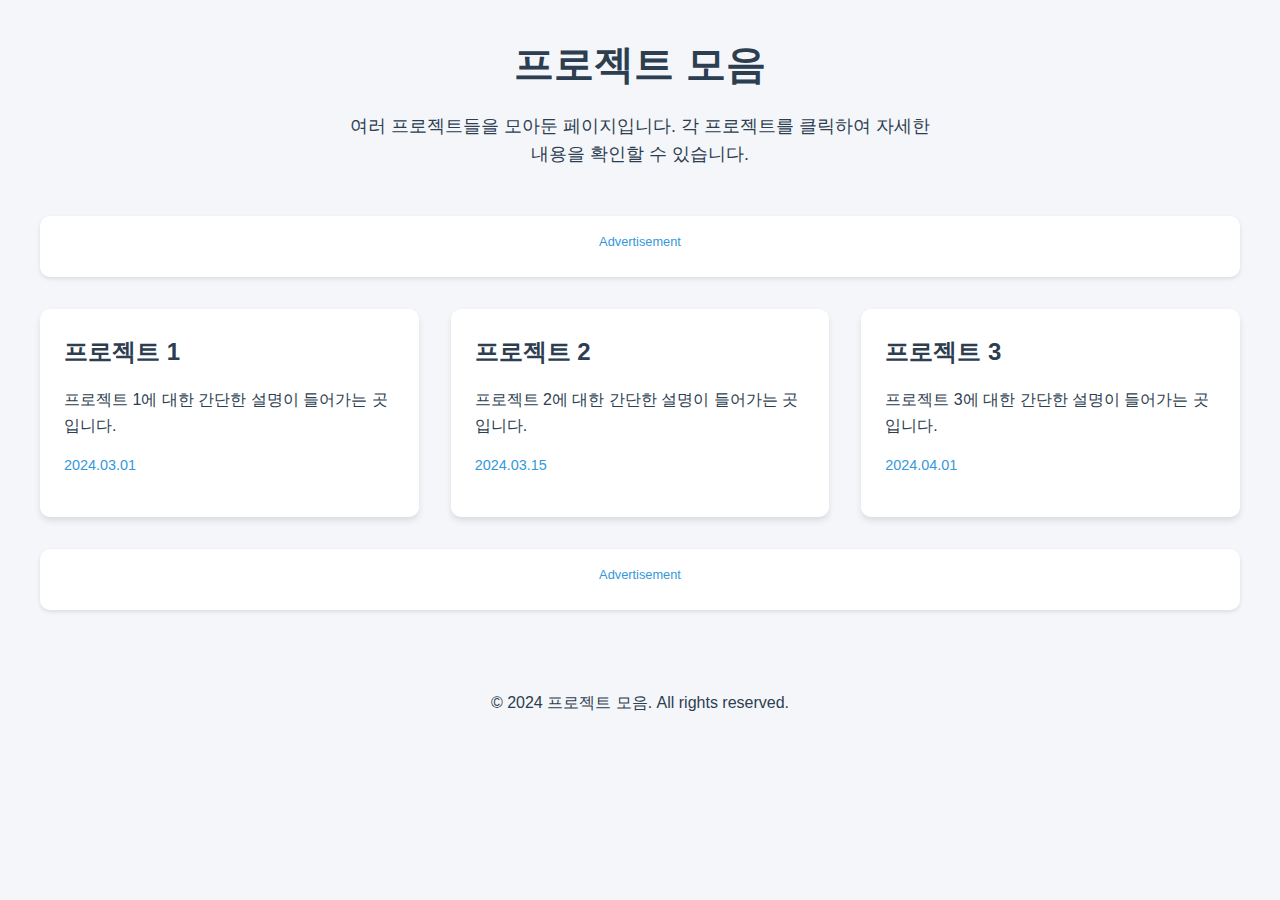
<file: index.html>
<!DOCTYPE html>
<html lang="ko">
<head>
    <!-- Google tag (gtag.js) -->
    <script async src="https://www.googletagmanager.com/gtag/js?id=G-SVSCECNZHT"></script>
    <script>
      window.dataLayer = window.dataLayer || [];
      function gtag(){dataLayer.push(arguments);}
      gtag('js', new Date());

      gtag('config', 'G-SVSCECNZHT');
    </script>
    <meta charset="UTF-8">
    <meta name="viewport" content="width=device-width, initial-scale=1.0">
    <title>프로젝트 모음</title>
    <style>
        :root {
            --primary-color: #2c3e50;
            --secondary-color: #3498db;
            --background-color: #f5f6fa;
            --text-color: #2c3e50;
            --card-background: #ffffff;
        }

        * {
            margin: 0;
            padding: 0;
            box-sizing: border-box;
        }

        body {
            font-family: 'Segoe UI', Tahoma, Geneva, Verdana, sans-serif;
            line-height: 1.6;
            color: var(--text-color);
            background-color: var(--background-color);
            padding: 2rem;
        }

        .container {
            max-width: 1200px;
            margin: 0 auto;
        }

        header {
            text-align: center;
            margin-bottom: 3rem;
        }

        h1 {
            color: var(--primary-color);
            font-size: 2.5rem;
            margin-bottom: 1rem;
        }

        .description {
            color: var(--text-color);
            font-size: 1.1rem;
            max-width: 600px;
            margin: 0 auto;
        }

        .ad-container {
            background-color: var(--card-background);
            padding: 1rem;
            border-radius: 10px;
            margin: 2rem 0;
            text-align: center;
            box-shadow: 0 2px 4px rgba(0, 0, 0, 0.1);
        }

        .ad-label {
            font-size: 0.8rem;
            color: var(--secondary-color);
            margin-bottom: 0.5rem;
        }

        .projects-grid {
            display: grid;
            grid-template-columns: repeat(auto-fit, minmax(300px, 1fr));
            gap: 2rem;
            margin-top: 2rem;
        }

        .project-card {
            background-color: var(--card-background);
            border-radius: 10px;
            padding: 1.5rem;
            box-shadow: 0 4px 6px rgba(0, 0, 0, 0.1);
            transition: transform 0.3s ease;
            text-decoration: none;
            color: inherit;
        }

        .project-card:hover {
            transform: translateY(-5px);
        }

        .project-card h2 {
            color: var(--primary-color);
            margin-bottom: 1rem;
        }

        .project-card p {
            color: var(--text-color);
            margin-bottom: 1rem;
        }

        .project-card .date {
            color: var(--secondary-color);
            font-size: 0.9rem;
        }

        footer {
            text-align: center;
            margin-top: 3rem;
            padding: 2rem 0;
            color: var(--text-color);
        }

        @media (max-width: 768px) {
            body {
                padding: 1rem;
            }

            .projects-grid {
                grid-template-columns: 1fr;
            }
        }
    </style>
</head>
<body>
    <div class="container">
        <header>
            <h1>프로젝트 모음</h1>
            <p class="description">여러 프로젝트들을 모아둔 페이지입니다. 각 프로젝트를 클릭하여 자세한 내용을 확인할 수 있습니다.</p>
        </header>

        <!-- 상단 광고 -->
        <div class="ad-container">
            <div class="ad-label">Advertisement</div>
            <!-- Google AdSense 광고 코드를 여기에 넣으세요 -->
            <script async src="https://pagead2.googlesyndication.com/pagead/js/adsbygoogle.js?client=ca-pub-8474786523576292"
                crossorigin="anonymous"></script>
            <!-- 광고 단위 -->
            <ins class="adsbygoogle"
                style="display:block"
                data-ad-client="ca-pub-8474786523576292"
                data-ad-slot="9008021669"
                data-ad-format="auto"
                data-full-width-responsive="true"></ins>
            <script>
                (adsbygoogle = window.adsbygoogle || []).push({});
            </script>
        </div>

        <div class="projects-grid">
            <a href="project1/index.html" class="project-card">
                <h2>프로젝트 1</h2>
                <p>프로젝트 1에 대한 간단한 설명이 들어가는 곳입니다.</p>
                <p class="date">2024.03.01</p>
            </a>

            <a href="project2/index.html" class="project-card">
                <h2>프로젝트 2</h2>
                <p>프로젝트 2에 대한 간단한 설명이 들어가는 곳입니다.</p>
                <p class="date">2024.03.15</p>
            </a>

            <a href="project3/index.html" class="project-card">
                <h2>프로젝트 3</h2>
                <p>프로젝트 3에 대한 간단한 설명이 들어가는 곳입니다.</p>
                <p class="date">2024.04.01</p>
            </a>
        </div>

        <!-- 하단 광고 -->
        <div class="ad-container">
            <div class="ad-label">Advertisement</div>
            <!-- Google AdSense 광고 코드를 여기에 넣으세요 -->
            <script async src="https://pagead2.googlesyndication.com/pagead/js/adsbygoogle.js?client=ca-pub-XXXXXXXXXXXXXXXX"
                crossorigin="anonymous"></script>
            <!-- 광고 단위 -->
            <ins class="adsbygoogle"
                style="display:block"
                data-ad-client="ca-pub-XXXXXXXXXXXXXXXX"
                data-ad-slot="XXXXXXXXXX"
                data-ad-format="auto"
                data-full-width-responsive="true"></ins>
            <script>
                (adsbygoogle = window.adsbygoogle || []).push({});
            </script>
        </div>

        <footer>
            <p>&copy; 2024 프로젝트 모음. All rights reserved.</p>
        </footer>
    </div>
</body>
</html>
</file>
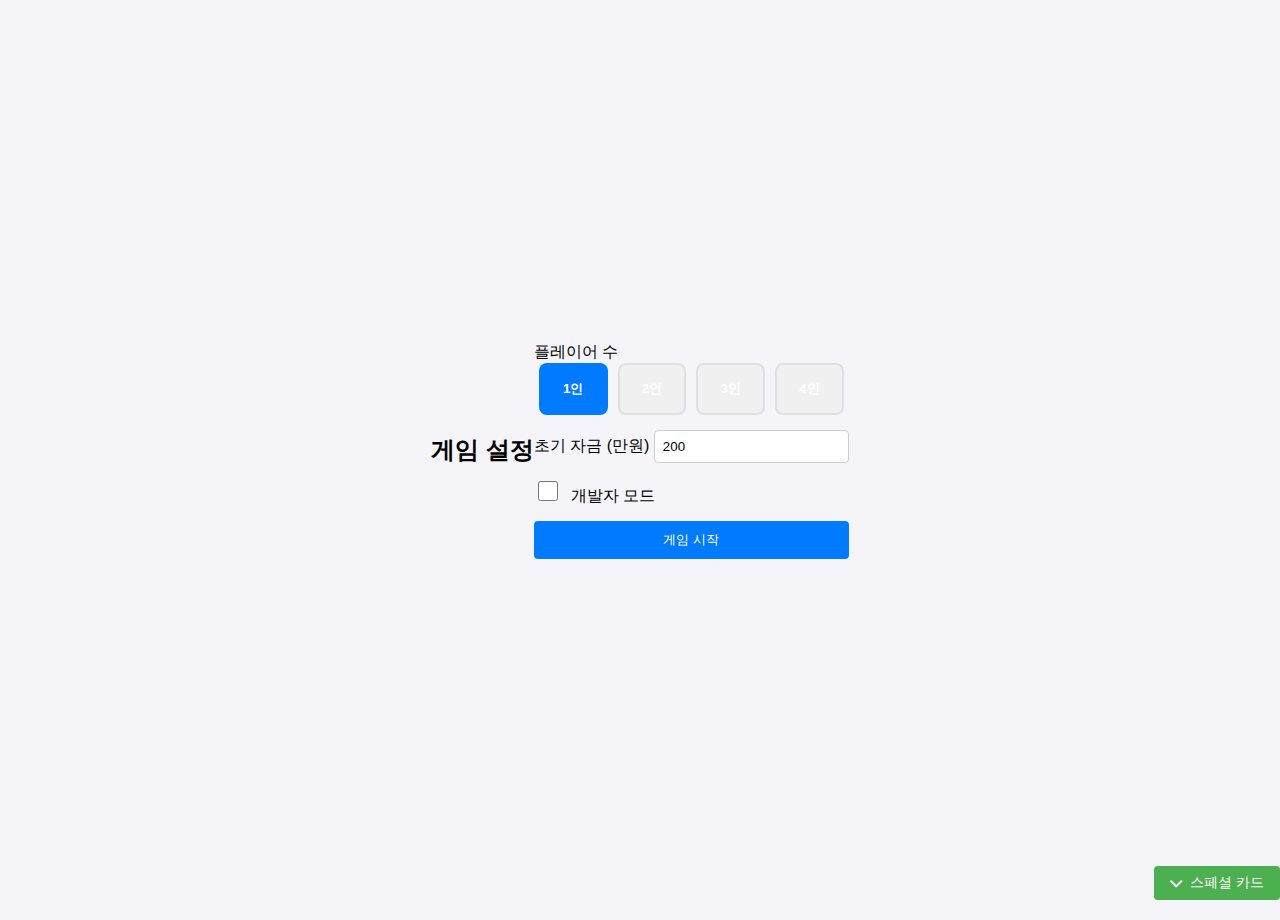
<file: project1/index.html>
<!DOCTYPE html>
<html lang="ko">
<head>
    <meta charset="UTF-8">
    <meta name="viewport" content="width=device-width, initial-scale=1.0">
    <title>브루마블</title>
    <link rel="stylesheet" href="styles.css">
    <link rel="stylesheet" href="https://cdnjs.cloudflare.com/ajax/libs/font-awesome/6.0.0/css/all.min.css">
</head>
<body>
    <div class="game-container">
        <!-- 게임 설정 화면 -->
        <div id="game-settings-screen" class="screen">
            <h2>게임 설정</h2>
            <form id="game-settings">
                <div class="form-group">
                    <label>플레이어 수</label>
                    <div class="player-buttons">
                        <button type="button" class="player-button active" data-value="1">1인</button>
                        <button type="button" class="player-button" data-value="2">2인</button>
                        <button type="button" class="player-button" data-value="3">3인</button>
                        <button type="button" class="player-button" data-value="4">4인</button>
                    </div>
                </div>
                <div class="form-group">
                    <label for="initial-funds">초기 자금 (만원)</label>
                    <input type="number" id="initial-funds" value="200" min="100" step="10">
                </div>
                <div class="form-group">
                    <label class="dev-mode-label">
                        <input type="checkbox" id="dev-mode-toggle">
                        개발자 모드
                    </label>
                </div>
                <button type="submit">게임 시작</button>
            </form>
        </div>

        <!-- 게임 화면 -->
        <div id="game-screen" class="screen hidden">
            <div class="game-container">
                <div class="game-info-left">
                    <div class="player-info">
                        <!-- 플레이어 정보가 여기에 동적으로 생성됩니다 -->
                    </div>
                    <div class="dice-container">
                        <button id="roll-dice" class="dice-button">주사위 던지기</button>
                        <div class="dice-result">
                            <span id="dice1">0</span>
                            <span id="dice2">0</span>
                        </div>
                        <div id="dev-dice-input" class="hidden">
                            <div class="dev-dice-controls">
                                <div class="dev-dice-input-group">
                                    <label for="dev-dice1">주사위 1:</label>
                                    <input type="number" id="dev-dice1" min="1" max="6" value="1">
                                </div>
                                <div class="dev-dice-input-group">
                                    <label for="dev-dice2">주사위 2:</label>
                                    <input type="number" id="dev-dice2" min="1" max="6" value="1">
                                </div>
                            </div>
                            <button id="dev-roll-dice">주사위 굴리기</button>
                            <button id="dev-jump" class="hidden">점프</button>
                        </div>
                        <div class="addition-problem-overlay hidden">
                            <div class="addition-problem">
                                <div class="problem-text">
                                    <span id="dice1-value">0</span> + <span id="dice2-value">0</span> = <span id="answer-input">?</span>
                                </div>
                                <div class="number-buttons">
                                    <button class="number-button">1</button>
                                    <button class="number-button">2</button>
                                    <button class="number-button">3</button>
                                    <button class="number-button">4</button>
                                    <button class="number-button">5</button>
                                    <button class="number-button">6</button>
                                    <button class="number-button">7</button>
                                    <button class="number-button">8</button>
                                    <button class="number-button">9</button>
                                    <button class="number-button">0</button>
                                    <button class="number-button clear">C</button>
                                </div>
                                <button id="submit-answer" class="submit-button">정답 제출</button>
                            </div>
                        </div>
                        <button id="end-turn" class="dice-button" style="display: none;">턴 종료</button>
                    </div>
                </div>
                <div class="game-board">
                    <!-- 게임판이 여기에 동적으로 생성됩니다 -->
                </div>
                <div class="game-info-right">
                    <div class="current-location">
                        <h3>현재 위치</h3>
                        <div class="location-image"></div>
                        <div class="location-details">
                            <p>칸 번호: <span id="current-position">-</span></p>
                            <p>도시: <span id="city-name">-</span></p>
                            <p>설명: <span id="city-description">-</span></p>
                            <p>가격: <span id="city-price">-</span></p>
                            <p>임대료: <span id="city-rent">-</span></p>
                        </div>
                        <div class="property-actions">
                            <button id="buy-property" class="action-button" style="display: none;">땅 구매</button>
                            <div class="building-actions" style="display: none;">
                                <button id="build-pension" class="action-button">펜션 건설</button>
                                <button id="build-hotel" class="action-button">호텔 건설</button>
                            </div>
                        </div>
                    </div>
                </div>
            </div>
        </div>
    </div>

    <!-- 건물 현황 모달 -->
    <div id="property-buildings-modal" class="property-buildings-modal">
        <button class="close-modal">&times;</button>
        <h3 id="modal-property-name"></h3>
        <div class="property-buildings-list"></div>
    </div>

    <div id="special-cards-container">
        <button id="toggle-special-cards" class="toggle-button">
            <i class="fas fa-chevron-down"></i> 스페셜 카드
        </button>
        <div class="special-cards-list hidden"></div>
    </div>

    <!-- 모달 -->
    <div id="card-modal" class="modal">
        <span class="close-modal">&times;</span>
        <img class="modal-content" id="modal-img">
        <div id="modal-caption"></div>
    </div>

    <script src="script.js"></script>
</body>
</html>
</file>
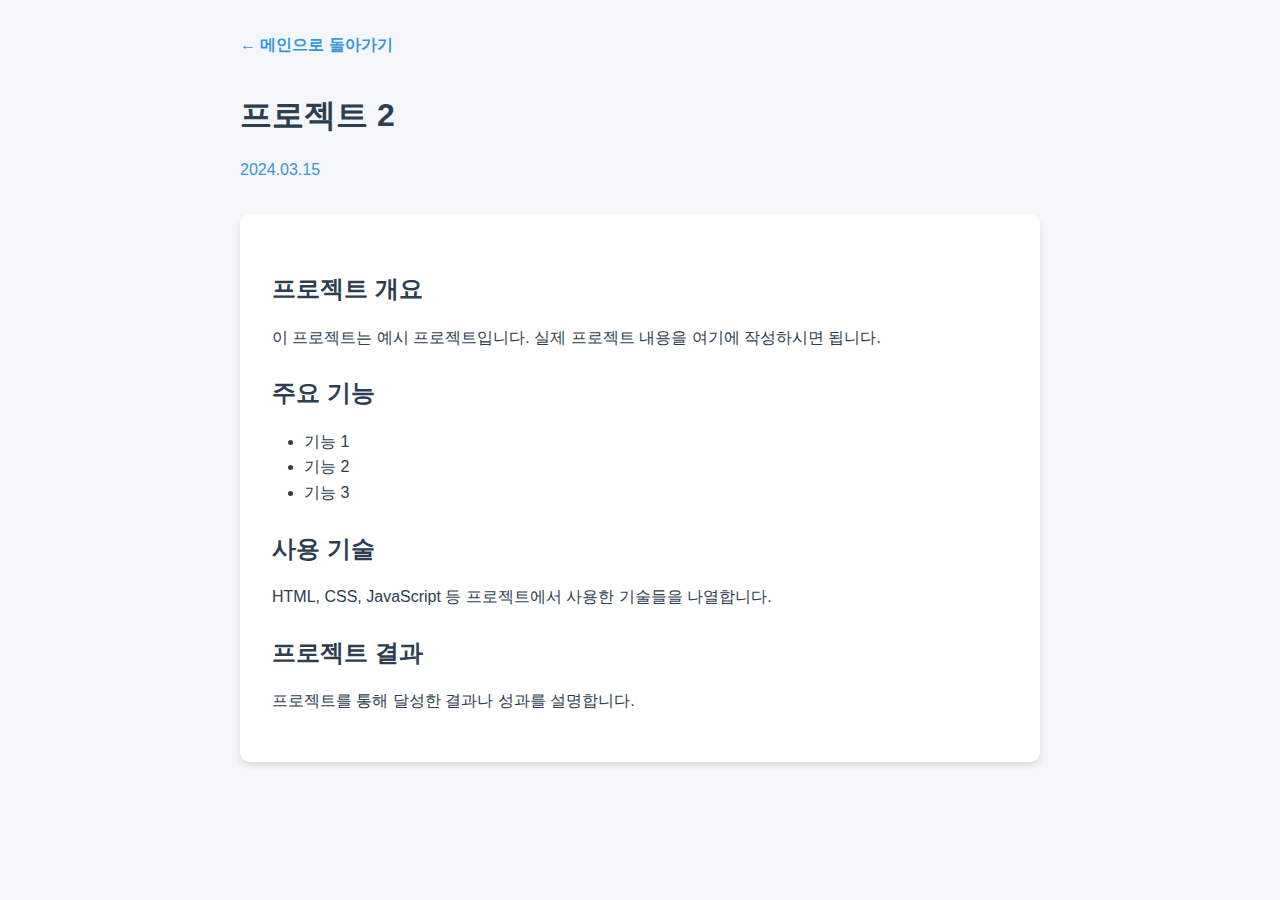
<file: project2/index.html>
<!DOCTYPE html>
<html lang="ko">
<head>
    <meta charset="UTF-8">
    <meta name="viewport" content="width=device-width, initial-scale=1.0">
    <title>프로젝트 2</title>
    <style>
        :root {
            --primary-color: #2c3e50;
            --secondary-color: #3498db;
            --background-color: #f5f6fa;
            --text-color: #2c3e50;
            --card-background: #ffffff;
        }

        * {
            margin: 0;
            padding: 0;
            box-sizing: border-box;
        }

        body {
            font-family: 'Segoe UI', Tahoma, Geneva, Verdana, sans-serif;
            line-height: 1.6;
            color: var(--text-color);
            background-color: var(--background-color);
            padding: 2rem;
        }

        .container {
            max-width: 800px;
            margin: 0 auto;
        }

        .back-button {
            display: inline-block;
            margin-bottom: 2rem;
            color: var(--secondary-color);
            text-decoration: none;
            font-weight: bold;
        }

        .back-button:hover {
            text-decoration: underline;
        }

        .project-header {
            margin-bottom: 2rem;
        }

        .project-header h1 {
            color: var(--primary-color);
            margin-bottom: 1rem;
        }

        .project-header .date {
            color: var(--secondary-color);
            margin-bottom: 1rem;
        }

        .project-content {
            background-color: var(--card-background);
            padding: 2rem;
            border-radius: 10px;
            box-shadow: 0 4px 6px rgba(0, 0, 0, 0.1);
        }

        .project-content h2 {
            color: var(--primary-color);
            margin: 1.5rem 0 1rem;
        }

        .project-content p {
            margin-bottom: 1rem;
        }

        .project-content ul {
            margin-left: 2rem;
            margin-bottom: 1rem;
        }

        @media (max-width: 768px) {
            body {
                padding: 1rem;
            }
        }
    </style>
</head>
<body>
    <div class="container">
        <a href="../index.html" class="back-button">← 메인으로 돌아가기</a>

        <div class="project-header">
            <h1>프로젝트 2</h1>
            <p class="date">2024.03.15</p>
        </div>

        <div class="project-content">
            <h2>프로젝트 개요</h2>
            <p>이 프로젝트는 예시 프로젝트입니다. 실제 프로젝트 내용을 여기에 작성하시면 됩니다.</p>

            <h2>주요 기능</h2>
            <ul>
                <li>기능 1</li>
                <li>기능 2</li>
                <li>기능 3</li>
            </ul>

            <h2>사용 기술</h2>
            <p>HTML, CSS, JavaScript 등 프로젝트에서 사용한 기술들을 나열합니다.</p>

            <h2>프로젝트 결과</h2>
            <p>프로젝트를 통해 달성한 결과나 성과를 설명합니다.</p>
        </div>
    </div>
</body>
</html>
</file>
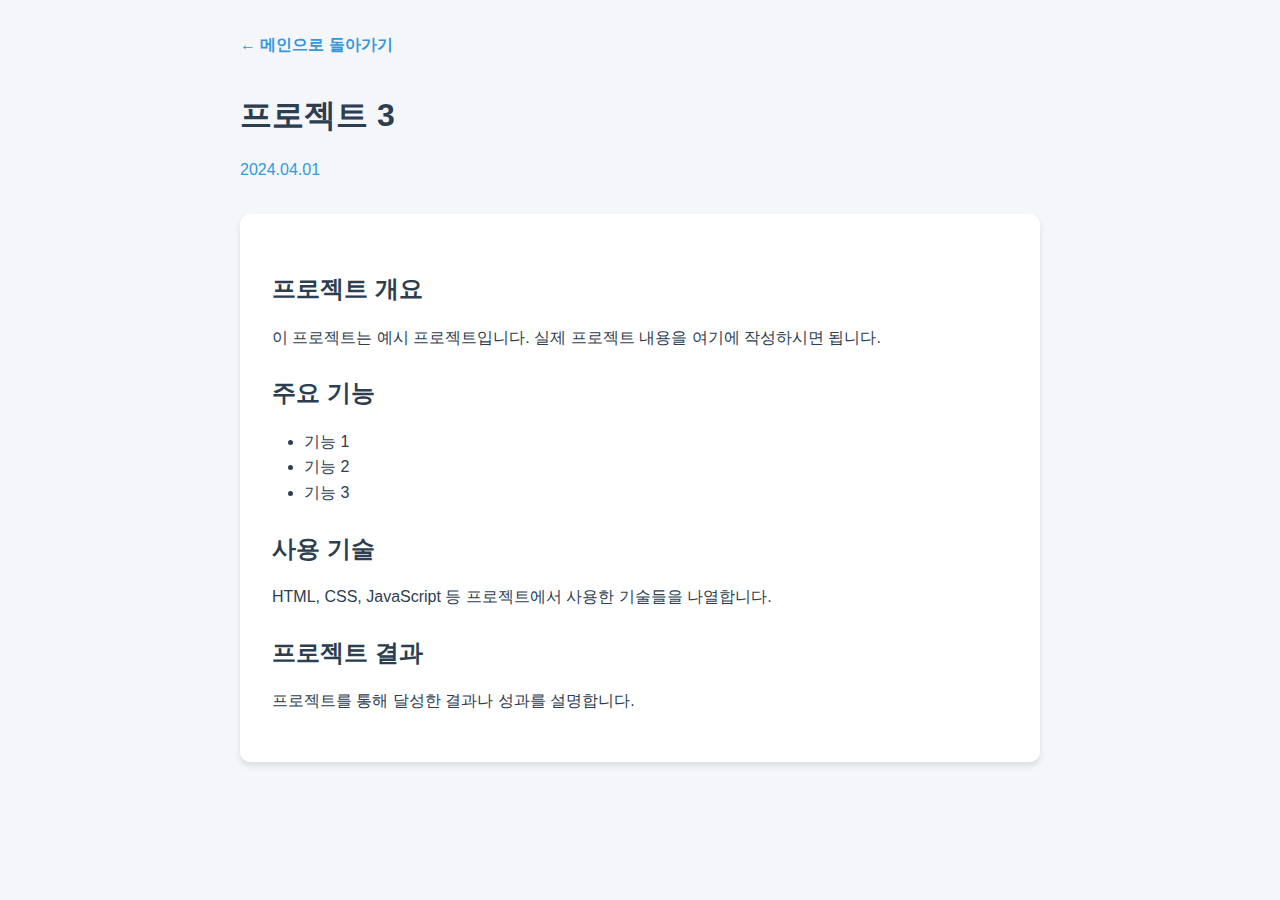
<file: project3/index.html>
<!DOCTYPE html>
<html lang="ko">
<head>
    <meta charset="UTF-8">
    <meta name="viewport" content="width=device-width, initial-scale=1.0">
    <title>프로젝트 3</title>
    <style>
        :root {
            --primary-color: #2c3e50;
            --secondary-color: #3498db;
            --background-color: #f5f6fa;
            --text-color: #2c3e50;
            --card-background: #ffffff;
        }

        * {
            margin: 0;
            padding: 0;
            box-sizing: border-box;
        }

        body {
            font-family: 'Segoe UI', Tahoma, Geneva, Verdana, sans-serif;
            line-height: 1.6;
            color: var(--text-color);
            background-color: var(--background-color);
            padding: 2rem;
        }

        .container {
            max-width: 800px;
            margin: 0 auto;
        }

        .back-button {
            display: inline-block;
            margin-bottom: 2rem;
            color: var(--secondary-color);
            text-decoration: none;
            font-weight: bold;
        }

        .back-button:hover {
            text-decoration: underline;
        }

        .project-header {
            margin-bottom: 2rem;
        }

        .project-header h1 {
            color: var(--primary-color);
            margin-bottom: 1rem;
        }

        .project-header .date {
            color: var(--secondary-color);
            margin-bottom: 1rem;
        }

        .project-content {
            background-color: var(--card-background);
            padding: 2rem;
            border-radius: 10px;
            box-shadow: 0 4px 6px rgba(0, 0, 0, 0.1);
        }

        .project-content h2 {
            color: var(--primary-color);
            margin: 1.5rem 0 1rem;
        }

        .project-content p {
            margin-bottom: 1rem;
        }

        .project-content ul {
            margin-left: 2rem;
            margin-bottom: 1rem;
        }

        @media (max-width: 768px) {
            body {
                padding: 1rem;
            }
        }
    </style>
</head>
<body>
    <div class="container">
        <a href="../index.html" class="back-button">← 메인으로 돌아가기</a>

        <div class="project-header">
            <h1>프로젝트 3</h1>
            <p class="date">2024.04.01</p>
        </div>

        <div class="project-content">
            <h2>프로젝트 개요</h2>
            <p>이 프로젝트는 예시 프로젝트입니다. 실제 프로젝트 내용을 여기에 작성하시면 됩니다.</p>

            <h2>주요 기능</h2>
            <ul>
                <li>기능 1</li>
                <li>기능 2</li>
                <li>기능 3</li>
            </ul>

            <h2>사용 기술</h2>
            <p>HTML, CSS, JavaScript 등 프로젝트에서 사용한 기술들을 나열합니다.</p>

            <h2>프로젝트 결과</h2>
            <p>프로젝트를 통해 달성한 결과나 성과를 설명합니다.</p>
        </div>
    </div>
</body>
</html>
</file>
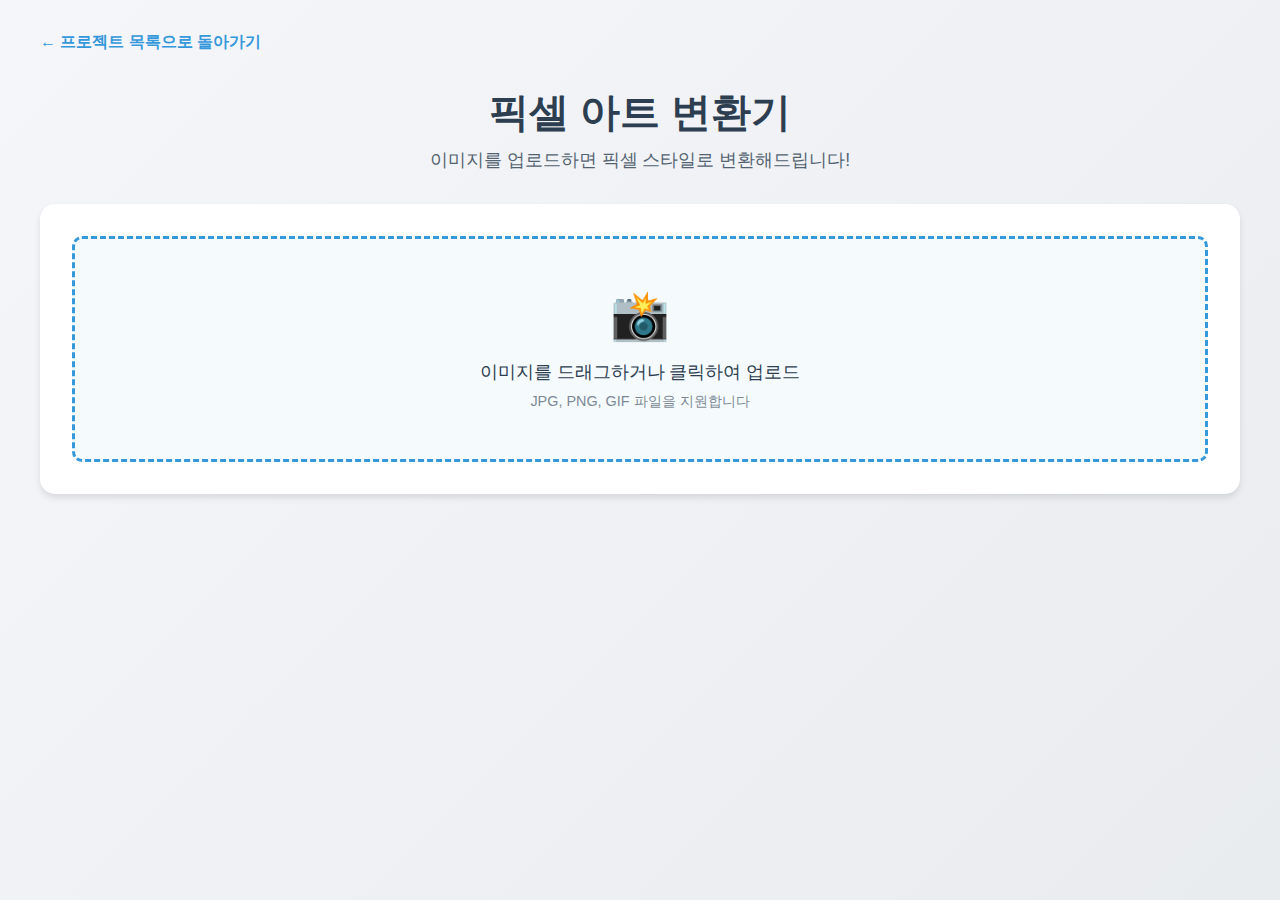
<file: project5/index.html>
<!DOCTYPE html>
<html lang="ko">
<head>
    <meta charset="UTF-8">
    <meta name="viewport" content="width=device-width, initial-scale=1.0">
    <title>픽셀 아트 변환기</title>
    <style>
        :root {
            --primary-color: #2c3e50;
            --secondary-color: #3498db;
            --background-color: #f5f6fa;
            --text-color: #2c3e50;
            --card-background: #ffffff;
        }

        * {
            margin: 0;
            padding: 0;
            box-sizing: border-box;
        }

        body {
            font-family: 'Segoe UI', Tahoma, Geneva, Verdana, sans-serif;
            background: linear-gradient(135deg, #f5f6fa 0%, #e9ecef 100%);
            min-height: 100vh;
            padding: 2rem 1rem;
            color: var(--text-color);
        }

        .container {
            max-width: 1200px;
            margin: 0 auto;
        }

        header {
            text-align: center;
            margin-bottom: 2rem;
        }

        h1 {
            color: var(--primary-color);
            font-size: clamp(1.8rem, 4vw, 2.5rem);
            margin-bottom: 0.5rem;
        }

        .description {
            color: var(--text-color);
            opacity: 0.8;
            font-size: clamp(0.9rem, 2vw, 1.1rem);
        }

        .upload-section {
            background: var(--card-background);
            border-radius: 15px;
            padding: 2rem;
            box-shadow: 0 4px 6px rgba(0, 0, 0, 0.1);
            margin-bottom: 2rem;
        }

        .upload-area {
            border: 3px dashed var(--secondary-color);
            border-radius: 10px;
            padding: 3rem;
            text-align: center;
            cursor: pointer;
            transition: all 0.3s ease;
            background: rgba(52, 152, 219, 0.05);
        }

        .upload-area:hover {
            background: rgba(52, 152, 219, 0.1);
            border-color: #2980b9;
        }

        .upload-area.dragover {
            background: rgba(52, 152, 219, 0.2);
            border-color: #2980b9;
            transform: scale(1.02);
        }

        #fileInput {
            display: none;
        }

        .upload-icon {
            font-size: 3rem;
            margin-bottom: 1rem;
        }

        .upload-text {
            font-size: 1.1rem;
            color: var(--text-color);
            margin-bottom: 0.5rem;
        }

        .upload-hint {
            font-size: 0.9rem;
            color: var(--text-color);
            opacity: 0.6;
        }

        .controls {
            background: var(--card-background);
            border-radius: 15px;
            padding: 2rem;
            box-shadow: 0 4px 6px rgba(0, 0, 0, 0.1);
            margin-bottom: 2rem;
            display: none;
        }

        .controls.active {
            display: block;
        }

        .control-group {
            margin-bottom: 1.5rem;
        }

        .control-group label {
            display: block;
            margin-bottom: 0.5rem;
            font-weight: 600;
            color: var(--primary-color);
        }

        .slider-container {
            display: flex;
            align-items: center;
            gap: 1rem;
        }

        input[type="range"] {
            flex: 1;
            height: 8px;
            border-radius: 5px;
            background: #ddd;
            outline: none;
            -webkit-appearance: none;
        }

        input[type="range"]::-webkit-slider-thumb {
            -webkit-appearance: none;
            appearance: none;
            width: 20px;
            height: 20px;
            border-radius: 50%;
            background: var(--secondary-color);
            cursor: pointer;
        }

        input[type="range"]::-moz-range-thumb {
            width: 20px;
            height: 20px;
            border-radius: 50%;
            background: var(--secondary-color);
            cursor: pointer;
            border: none;
        }

        .value-display {
            min-width: 60px;
            text-align: center;
            font-weight: 600;
            color: var(--secondary-color);
        }

        .size-controls {
            background: var(--card-background);
            border-radius: 15px;
            padding: 2rem;
            box-shadow: 0 4px 6px rgba(0, 0, 0, 0.1);
            margin-bottom: 2rem;
        }

        .size-buttons {
            display: flex;
            gap: 0.5rem;
            margin-top: 1rem;
            flex-wrap: wrap;
        }

        .btn-size {
            padding: 0.5rem 1rem;
            border: 2px solid var(--secondary-color);
            border-radius: 6px;
            background: transparent;
            color: var(--secondary-color);
            font-size: 0.9rem;
            font-weight: 600;
            cursor: pointer;
            transition: all 0.3s ease;
            flex: 1;
            min-width: 60px;
        }

        .btn-size:hover {
            background: var(--secondary-color);
            color: white;
        }

        .btn-size.active {
            background: var(--secondary-color);
            color: white;
        }

        .pixel-info {
            margin-top: 0.5rem;
            padding: 0.75rem;
            background: rgba(52, 152, 219, 0.1);
            border-radius: 6px;
            text-align: center;
        }

        .pixel-info-text {
            font-size: 0.95rem;
            color: var(--text-color);
        }

        .pixel-info-text strong {
            color: var(--secondary-color);
            font-size: 1.1rem;
        }

        .button-group {
            display: flex;
            gap: 1rem;
            flex-wrap: wrap;
        }

        button {
            padding: 0.8rem 2rem;
            border: none;
            border-radius: 8px;
            font-size: 1rem;
            font-weight: 600;
            cursor: pointer;
            transition: all 0.3s ease;
            flex: 1;
            min-width: 150px;
        }

        .btn-primary {
            background: var(--secondary-color);
            color: white;
        }

        .btn-primary:hover {
            background: #2980b9;
            transform: translateY(-2px);
            box-shadow: 0 4px 8px rgba(52, 152, 219, 0.3);
        }

        .btn-secondary {
            background: #95a5a6;
            color: white;
        }

        .btn-secondary:hover {
            background: #7f8c8d;
            transform: translateY(-2px);
        }

        .preview-section {
            background: var(--card-background);
            border-radius: 15px;
            padding: 2rem;
            box-shadow: 0 4px 6px rgba(0, 0, 0, 0.1);
            display: none;
        }

        .preview-section.active {
            display: block;
        }

        .preview-container {
            display: grid;
            grid-template-columns: 1fr 1fr;
            gap: 2rem;
            margin-bottom: 2rem;
        }

        .preview-item {
            text-align: center;
        }

        .preview-item h3 {
            margin-bottom: 1rem;
            color: var(--primary-color);
        }

        canvas {
            max-width: 100%;
            height: auto;
            border: 2px solid #ddd;
            border-radius: 10px;
            background: #f8f9fa;
            box-shadow: 0 2px 4px rgba(0, 0, 0, 0.1);
        }

        .canvas-wrapper {
            position: relative;
            display: inline-block;
        }

        #pixelCanvas {
            display: none;
        }

        #displayCanvas {
            display: block;
        }

        .back-link {
            display: inline-block;
            margin-bottom: 2rem;
            color: var(--secondary-color);
            text-decoration: none;
            font-weight: 600;
            transition: color 0.3s ease;
        }

        .back-link:hover {
            color: #2980b9;
        }

        @media (max-width: 768px) {
            .preview-container {
                grid-template-columns: 1fr;
            }

            .button-group {
                flex-direction: column;
            }

            button {
                width: 100%;
            }

            .upload-area {
                padding: 2rem 1rem;
            }
        }

        @media (prefers-color-scheme: dark) {
            :root {
                --primary-color: #3498db;
                --secondary-color: #e74c3c;
                --background-color: #1a1a1a;
                --text-color: #ffffff;
                --card-background: #2c2c2c;
            }

            body {
                background: linear-gradient(135deg, #1a1a1a 0%, #2c2c2c 100%);
            }

            canvas {
                border-color: #444;
                background: #1a1a1a;
            }
        }
    </style>
</head>
<body>
    <div class="container">
        <a href="../index.html" class="back-link">← 프로젝트 목록으로 돌아가기</a>
        
        <header>
            <h1>픽셀 아트 변환기</h1>
            <p class="description">이미지를 업로드하면 픽셀 스타일로 변환해드립니다!</p>
        </header>

        <div class="upload-section">
            <div class="upload-area" id="uploadArea">
                <div class="upload-icon">📸</div>
                <div class="upload-text">이미지를 드래그하거나 클릭하여 업로드</div>
                <div class="upload-hint">JPG, PNG, GIF 파일을 지원합니다</div>
                <input type="file" id="fileInput" accept="image/*">
            </div>
        </div>

        <div class="controls" id="controls">
            <div class="control-group">
                <label for="pixelSize">픽셀 크기</label>
                <div class="slider-container">
                    <input type="range" id="pixelSize" min="2" max="20" value="8">
                    <span class="value-display" id="pixelSizeValue">8</span>
                </div>
            </div>
            <div class="button-group">
                <button class="btn-primary" id="convertBtn">변환하기</button>
                <button class="btn-secondary" id="resetBtn">초기화</button>
            </div>
        </div>

        <div class="size-controls" id="sizeControls" style="display: none;">
            <div class="control-group">
                <label for="outputSize">출력 크기</label>
                <div class="slider-container">
                    <input type="range" id="outputSize" min="10" max="100" value="100">
                    <span class="value-display" id="outputSizeValue">100%</span>
                </div>
                <div class="pixel-info">
                    <span class="pixel-info-text">한 픽셀 크기: <strong id="pixelSizeInfo">-</strong>px</span>
                </div>
                <div class="size-buttons">
                    <button class="btn-size" data-size="25">25%</button>
                    <button class="btn-size" data-size="50">50%</button>
                    <button class="btn-size" data-size="75">75%</button>
                    <button class="btn-size" data-size="100">100%</button>
                </div>
            </div>
            <div class="button-group">
                <button class="btn-primary" id="downloadBtn">다운로드</button>
            </div>
        </div>

        <div class="preview-section" id="previewSection">
            <div class="preview-container">
                <div class="preview-item">
                    <h3>원본 이미지</h3>
                    <canvas id="originalCanvas"></canvas>
                </div>
                <div class="preview-item">
                    <h3>픽셀 아트</h3>
                    <div class="canvas-wrapper">
                        <canvas id="pixelCanvas"></canvas>
                        <canvas id="displayCanvas"></canvas>
                    </div>
                </div>
            </div>
        </div>
    </div>

    <script>
        const uploadArea = document.getElementById('uploadArea');
        const fileInput = document.getElementById('fileInput');
        const controls = document.getElementById('controls');
        const sizeControls = document.getElementById('sizeControls');
        const previewSection = document.getElementById('previewSection');
        const originalCanvas = document.getElementById('originalCanvas');
        const pixelCanvas = document.getElementById('pixelCanvas');
        const displayCanvas = document.getElementById('displayCanvas');
        const pixelSizeSlider = document.getElementById('pixelSize');
        const pixelSizeValue = document.getElementById('pixelSizeValue');
        const outputSizeSlider = document.getElementById('outputSize');
        const outputSizeValue = document.getElementById('outputSizeValue');
        const pixelSizeInfo = document.getElementById('pixelSizeInfo');
        const convertBtn = document.getElementById('convertBtn');
        const downloadBtn = document.getElementById('downloadBtn');
        const resetBtn = document.getElementById('resetBtn');
        const sizeButtons = document.querySelectorAll('.btn-size');

        let originalImage = null;
        let originalCtx = originalCanvas.getContext('2d');
        let pixelCtx = pixelCanvas.getContext('2d');
        let displayCtx = displayCanvas.getContext('2d');

        // 업로드 영역 클릭
        uploadArea.addEventListener('click', () => {
            fileInput.click();
        });

        // 파일 선택
        fileInput.addEventListener('change', (e) => {
            const file = e.target.files[0];
            if (file) {
                handleFile(file);
            }
        });

        // 드래그 앤 드롭
        uploadArea.addEventListener('dragover', (e) => {
            e.preventDefault();
            uploadArea.classList.add('dragover');
        });

        uploadArea.addEventListener('dragleave', () => {
            uploadArea.classList.remove('dragover');
        });

        uploadArea.addEventListener('drop', (e) => {
            e.preventDefault();
            uploadArea.classList.remove('dragover');
            const file = e.dataTransfer.files[0];
            if (file && file.type.startsWith('image/')) {
                handleFile(file);
            }
        });

        // 파일 처리
        function handleFile(file) {
            const reader = new FileReader();
            reader.onload = (e) => {
                const img = new Image();
                img.onload = () => {
                    originalImage = img;
                    displayOriginalImage(img);
                    controls.classList.add('active');
                };
                img.src = e.target.result;
            };
            reader.readAsDataURL(file);
        }

        // 원본 이미지 표시
        function displayOriginalImage(img) {
            const maxWidth = 500;
            const maxHeight = 500;
            let width = img.width;
            let height = img.height;

            if (width > maxWidth || height > maxHeight) {
                const ratio = Math.min(maxWidth / width, maxHeight / height);
                width = width * ratio;
                height = height * ratio;
            }

            originalCanvas.width = width;
            originalCanvas.height = height;
            originalCtx.drawImage(img, 0, 0, width, height);
        }

        // 픽셀 크기 슬라이더 업데이트
        pixelSizeSlider.addEventListener('input', (e) => {
            pixelSizeValue.textContent = e.target.value;
        });

        // 변환하기
        convertBtn.addEventListener('click', () => {
            if (!originalImage) return;
            
            const pixelSize = parseInt(pixelSizeSlider.value);
            pixelizeImage(originalImage, pixelSize);
            previewSection.classList.add('active');
            sizeControls.style.display = 'block';
            updateDisplaySize(100);
        });

        // 픽셀화 함수
        function pixelizeImage(img, pixelSize) {
            const maxWidth = 500;
            const maxHeight = 500;
            let width = img.width;
            let height = img.height;

            if (width > maxWidth || height > maxHeight) {
                const ratio = Math.min(maxWidth / width, maxHeight / height);
                width = width * ratio;
                height = height * ratio;
            }

            // 작은 캔버스에 이미지 그리기 (픽셀화를 위해)
            const tempCanvas = document.createElement('canvas');
            const tempCtx = tempCanvas.getContext('2d');
            const smallWidth = Math.floor(width / pixelSize);
            const smallHeight = Math.floor(height / pixelSize);
            
            tempCanvas.width = smallWidth;
            tempCanvas.height = smallHeight;
            tempCtx.drawImage(img, 0, 0, smallWidth, smallHeight);

            // 픽셀 데이터 가져오기
            const imageData = tempCtx.getImageData(0, 0, smallWidth, smallHeight);
            const data = imageData.data;

            // 최종 캔버스 설정 (원본 크기 유지)
            pixelCanvas.width = smallWidth * pixelSize;
            pixelCanvas.height = smallHeight * pixelSize;

            // 각 픽셀을 큰 블록으로 그리기
            for (let y = 0; y < smallHeight; y++) {
                for (let x = 0; x < smallWidth; x++) {
                    const index = (y * smallWidth + x) * 4;
                    const r = data[index];
                    const g = data[index + 1];
                    const b = data[index + 2];
                    const a = data[index + 3];

                    pixelCtx.fillStyle = `rgba(${r}, ${g}, ${b}, ${a / 255})`;
                    pixelCtx.fillRect(x * pixelSize, y * pixelSize, pixelSize, pixelSize);
                }
            }

            // 초기 표시 크기 설정
            updateDisplaySize(100);
            updatePixelSizeInfo(100);
        }

        // 표시 크기 업데이트
        function updateDisplaySize(percentage) {
            const scale = percentage / 100;
            const sourceWidth = pixelCanvas.width;
            const sourceHeight = pixelCanvas.height;
            
            displayCanvas.width = Math.floor(sourceWidth * scale);
            displayCanvas.height = Math.floor(sourceHeight * scale);
            
            displayCtx.imageSmoothingEnabled = false;
            displayCtx.drawImage(pixelCanvas, 0, 0, displayCanvas.width, displayCanvas.height);
            
            // 한 픽셀의 실제 크기 업데이트
            updatePixelSizeInfo(percentage);
        }

        // 한 픽셀의 실제 크기 정보 업데이트
        function updatePixelSizeInfo(percentage) {
            const pixelSize = parseInt(pixelSizeSlider.value);
            const actualPixelSize = pixelSize * (percentage / 100);
            pixelSizeInfo.textContent = actualPixelSize.toFixed(2);
        }

        // 출력 크기 슬라이더 업데이트
        outputSizeSlider.addEventListener('input', (e) => {
            const value = parseInt(e.target.value);
            outputSizeValue.textContent = value + '%';
            updateDisplaySize(value);
            updatePixelSizeInfo(value);
        });

        // 크기 버튼 클릭
        sizeButtons.forEach(btn => {
            btn.addEventListener('click', () => {
                const size = parseInt(btn.dataset.size);
                outputSizeSlider.value = size;
                outputSizeValue.textContent = size + '%';
                updateDisplaySize(size);
                updatePixelSizeInfo(size);
                
                // 활성 버튼 표시
                sizeButtons.forEach(b => b.classList.remove('active'));
                btn.classList.add('active');
            });
        });

        // 다운로드
        downloadBtn.addEventListener('click', () => {
            displayCanvas.toBlob((blob) => {
                const url = URL.createObjectURL(blob);
                const a = document.createElement('a');
                a.href = url;
                const size = parseInt(outputSizeSlider.value);
                a.download = `pixel-art-${size}percent.png`;
                a.click();
                URL.revokeObjectURL(url);
            });
        });

        // 초기화
        resetBtn.addEventListener('click', () => {
            originalImage = null;
            originalCtx.clearRect(0, 0, originalCanvas.width, originalCanvas.height);
            pixelCtx.clearRect(0, 0, pixelCanvas.width, pixelCanvas.height);
            displayCtx.clearRect(0, 0, displayCanvas.width, displayCanvas.height);
            controls.classList.remove('active');
            sizeControls.style.display = 'none';
            previewSection.classList.remove('active');
            fileInput.value = '';
            pixelSizeSlider.value = 8;
            pixelSizeValue.textContent = '8';
            outputSizeSlider.value = 100;
            outputSizeValue.textContent = '100%';
            pixelSizeInfo.textContent = '-';
            sizeButtons.forEach(b => b.classList.remove('active'));
        });
    </script>
</body>
</html>
</file>
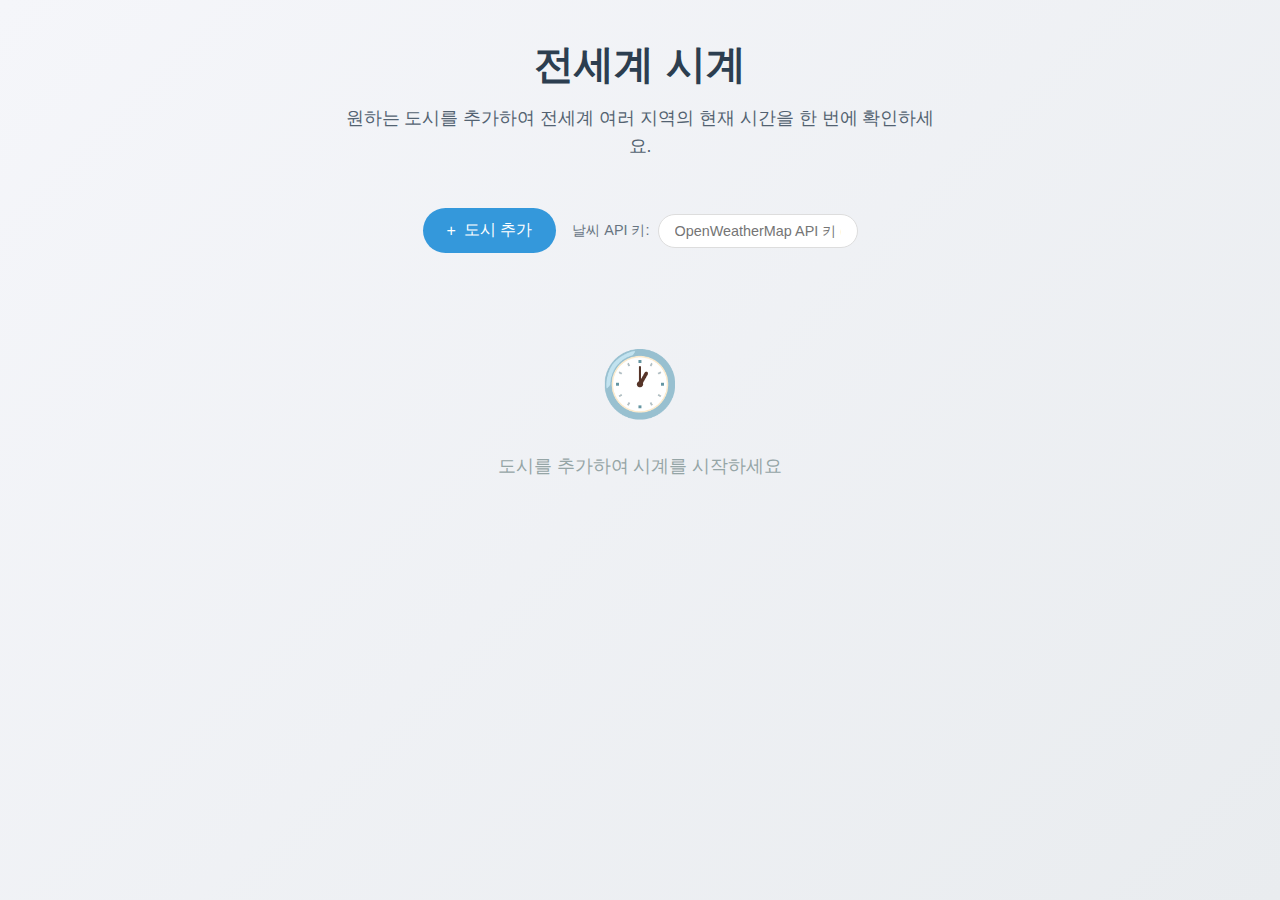
<file: project6/index.html>
<!DOCTYPE html>
<html lang="ko">
<head>
    <meta charset="UTF-8">
    <meta name="viewport" content="width=device-width, initial-scale=1.0">
    <title>전세계 시계</title>
    <style>
        :root {
            --primary-color: #2c3e50;
            --secondary-color: #3498db;
            --background-color: #f5f6fa;
            --text-color: #2c3e50;
            --card-background: #ffffff;
            --hover-shadow: 0 8px 25px rgba(52, 152, 219, 0.15);
            --danger-color: #e74c3c;
        }

        * {
            margin: 0;
            padding: 0;
            box-sizing: border-box;
        }

        body {
            font-family: 'Segoe UI', Tahoma, Geneva, Verdana, sans-serif;
            line-height: 1.6;
            color: var(--text-color);
            background: linear-gradient(135deg, #f5f6fa 0%, #e9ecef 100%);
            min-height: 100vh;
            padding: 1rem;
        }

        .container {
            max-width: 1400px;
            margin: 0 auto;
            padding: 0 1rem;
        }

        header {
            text-align: center;
            margin-bottom: 2rem;
            padding: 1rem 0;
        }

        h1 {
            color: var(--primary-color);
            font-size: clamp(1.8rem, 4vw, 2.5rem);
            margin-bottom: 0.5rem;
            font-weight: 700;
        }

        .description {
            color: var(--text-color);
            font-size: clamp(0.9rem, 2vw, 1.1rem);
            max-width: 600px;
            margin: 0 auto;
            opacity: 0.8;
        }

        .controls {
            display: flex;
            justify-content: center;
            margin-bottom: 2rem;
            gap: 1rem;
            flex-wrap: wrap;
        }

        .add-button {
            background: var(--secondary-color);
            color: white;
            border: none;
            padding: 0.75rem 1.5rem;
            border-radius: 25px;
            font-size: 1rem;
            cursor: pointer;
            transition: all 0.3s ease;
            display: flex;
            align-items: center;
            gap: 0.5rem;
            font-weight: 500;
        }

        .add-button:hover {
            background: #2980b9;
            transform: translateY(-2px);
            box-shadow: 0 4px 12px rgba(52, 152, 219, 0.3);
        }

        .add-button:disabled {
            background: #95a5a6;
            cursor: not-allowed;
            transform: none;
        }

        .api-key-section {
            display: flex;
            align-items: center;
            gap: 0.5rem;
            flex-wrap: wrap;
        }

        .api-key-input {
            padding: 0.5rem 1rem;
            border: 1px solid #ddd;
            border-radius: 20px;
            font-size: 0.9rem;
            width: 200px;
        }

        .api-key-label {
            font-size: 0.9rem;
            color: var(--text-color);
            opacity: 0.7;
        }

        .clocks-container {
            display: flex;
            flex-wrap: wrap;
            gap: 1.5rem;
            justify-content: center;
        }

        .clock-card {
            background: var(--card-background);
            border-radius: 15px;
            padding: 1.5rem;
            box-shadow: 0 4px 6px rgba(0, 0, 0, 0.07);
            transition: all 0.3s cubic-bezier(0.4, 0, 0.2, 1);
            border: 1px solid rgba(52, 152, 219, 0.1);
            position: relative;
            min-width: 280px;
            flex: 1 1 300px;
            max-width: 350px;
        }

        .clock-card:hover {
            transform: translateY(-5px);
            box-shadow: var(--hover-shadow);
        }

        .clock-header {
            display: flex;
            justify-content: space-between;
            align-items: flex-start;
            margin-bottom: 1rem;
        }

        .clock-city {
            font-size: 1.3rem;
            font-weight: 600;
            color: var(--primary-color);
        }

        .clock-timezone {
            font-size: 0.85rem;
            color: #7f8c8d;
            margin-top: 0.25rem;
        }

        .menu-button {
            background: none;
            border: none;
            font-size: 1.5rem;
            cursor: pointer;
            color: #95a5a6;
            padding: 0.25rem;
            line-height: 1;
            transition: all 0.2s ease;
            width: 30px;
            height: 30px;
            display: flex;
            align-items: center;
            justify-content: center;
            border-radius: 50%;
            position: relative;
        }

        .menu-button:hover {
            color: var(--primary-color);
            background: rgba(44, 62, 80, 0.1);
        }

        .dropdown-menu {
            position: absolute;
            top: 100%;
            right: 0;
            background: var(--card-background);
            border-radius: 8px;
            box-shadow: 0 4px 12px rgba(0, 0, 0, 0.15);
            min-width: 120px;
            padding: 0.5rem 0;
            margin-top: 0.25rem;
            display: none;
            z-index: 100;
            border: 1px solid rgba(0, 0, 0, 0.1);
        }

        .dropdown-menu.active {
            display: block;
        }

        .dropdown-item {
            padding: 0.75rem 1rem;
            cursor: pointer;
            transition: all 0.2s ease;
            display: flex;
            align-items: center;
            gap: 0.5rem;
            color: var(--text-color);
            font-size: 0.9rem;
        }

        .dropdown-item:hover {
            background: rgba(231, 76, 60, 0.1);
            color: var(--danger-color);
        }

        .dropdown-item.delete {
            color: var(--danger-color);
        }

        .clock-time {
            font-size: 2.5rem;
            font-weight: 700;
            color: var(--secondary-color);
            margin: 1rem 0;
            font-variant-numeric: tabular-nums;
        }

        .clock-date {
            font-size: 1rem;
            color: var(--text-color);
            opacity: 0.7;
            margin-bottom: 1rem;
        }

        .weather-section {
            margin-top: 1rem;
            padding-top: 1rem;
            border-top: 1px solid rgba(0, 0, 0, 0.1);
        }

        .weather-info {
            display: flex;
            align-items: center;
            gap: 0.75rem;
        }

        .weather-icon {
            font-size: 2rem;
        }

        .weather-details {
            flex: 1;
        }

        .weather-temp {
            font-size: 1.5rem;
            font-weight: 600;
            color: var(--primary-color);
        }

        .weather-desc {
            font-size: 0.9rem;
            color: #7f8c8d;
        }

        .weather-loading {
            color: #95a5a6;
            font-size: 0.9rem;
        }

        .weather-error {
            color: var(--danger-color);
            font-size: 0.9rem;
        }

        /* 모달 스타일 */
        .modal {
            display: none;
            position: fixed;
            top: 0;
            left: 0;
            width: 100%;
            height: 100%;
            background: rgba(0, 0, 0, 0.5);
            z-index: 1000;
            justify-content: center;
            align-items: center;
        }

        .modal.active {
            display: flex;
        }

        .modal-content {
            background: var(--card-background);
            border-radius: 15px;
            padding: 2rem;
            max-width: 500px;
            width: 90%;
            max-height: 80vh;
            overflow-y: auto;
            box-shadow: 0 10px 40px rgba(0, 0, 0, 0.2);
        }

        .modal-header {
            display: flex;
            justify-content: space-between;
            align-items: center;
            margin-bottom: 1.5rem;
        }

        .modal-title {
            font-size: 1.5rem;
            font-weight: 600;
            color: var(--primary-color);
        }

        .modal-close {
            background: none;
            border: none;
            font-size: 1.5rem;
            cursor: pointer;
            color: #95a5a6;
            width: 30px;
            height: 30px;
            display: flex;
            align-items: center;
            justify-content: center;
            border-radius: 50%;
            transition: all 0.2s ease;
        }

        .modal-close:hover {
            color: var(--danger-color);
            background: rgba(231, 76, 60, 0.1);
        }

        .city-search {
            width: 100%;
            padding: 0.75rem;
            border: 1px solid #ddd;
            border-radius: 8px;
            font-size: 1rem;
            margin-bottom: 1rem;
        }

        .city-list {
            max-height: 400px;
            overflow-y: auto;
        }

        .city-item {
            padding: 0.75rem;
            border-radius: 8px;
            cursor: pointer;
            transition: all 0.2s ease;
            margin-bottom: 0.5rem;
        }

        .city-item:hover {
            background: rgba(52, 152, 219, 0.1);
        }

        .city-item.disabled {
            opacity: 0.5;
            cursor: not-allowed;
        }

        .city-name {
            font-weight: 500;
            color: var(--primary-color);
        }

        .city-timezone {
            font-size: 0.85rem;
            color: #7f8c8d;
            margin-top: 0.25rem;
        }

        .empty-state {
            text-align: center;
            padding: 3rem;
            color: #95a5a6;
        }

        .empty-state-icon {
            font-size: 4rem;
            margin-bottom: 1rem;
        }

        .empty-state-text {
            font-size: 1.1rem;
        }

        /* 모바일 최적화 */
        @media (max-width: 768px) {
            .clocks-container {
                gap: 1rem;
            }

            .clock-card {
                min-width: 100%;
                max-width: 100%;
            }

            .controls {
                flex-direction: column;
                align-items: stretch;
            }

            .api-key-section {
                flex-direction: column;
                align-items: stretch;
            }

            .api-key-input {
                width: 100%;
            }

            .modal-content {
                padding: 1.5rem;
            }
        }

        /* 다크모드 지원 */
        @media (prefers-color-scheme: dark) {
            :root {
                --primary-color: #3498db;
                --secondary-color: #e74c3c;
                --background-color: #1a1a1a;
                --text-color: #ffffff;
                --card-background: #2c2c2c;
            }

            body {
                background: linear-gradient(135deg, #1a1a1a 0%, #2c2c2c 100%);
            }

            .city-search {
                background: #1a1a1a;
                border-color: #444;
                color: var(--text-color);
            }

            .api-key-input {
                background: #1a1a1a;
                border-color: #444;
                color: var(--text-color);
            }

            .weather-section {
                border-top-color: #444;
            }

            .dropdown-menu {
                background: #2c2c2c;
                border-color: #444;
            }

            .dropdown-item {
                color: var(--text-color);
            }

            .dropdown-item:hover {
                background: rgba(231, 76, 60, 0.2);
            }
        }
    </style>
</head>
<body>
    <div class="container">
        <header>
            <h1>전세계 시계</h1>
            <p class="description">원하는 도시를 추가하여 전세계 여러 지역의 현재 시간을 한 번에 확인하세요.</p>
        </header>

        <div class="controls">
            <button class="add-button" id="addButton">
                <span>+</span>
                <span>도시 추가</span>
            </button>
            <div class="api-key-section">
                <label class="api-key-label" for="apiKeyInput">날씨 API 키:</label>
                <input type="text" class="api-key-input" id="apiKeyInput" placeholder="OpenWeatherMap API 키 (선택사항)">
            </div>
        </div>

        <div class="clocks-container" id="clocksContainer">
            <div class="empty-state" id="emptyState">
                <div class="empty-state-icon">🕐</div>
                <div class="empty-state-text">도시를 추가하여 시계를 시작하세요</div>
            </div>
        </div>
    </div>

    <!-- 도시 선택 모달 -->
    <div class="modal" id="cityModal">
        <div class="modal-content">
            <div class="modal-header">
                <h2 class="modal-title">도시 선택</h2>
                <button class="modal-close" id="closeModal">&times;</button>
            </div>
            <input type="text" class="city-search" id="citySearch" placeholder="도시 검색...">
            <div class="city-list" id="cityList"></div>
        </div>
    </div>

    <script>
        // 주요 도시 목록 (도시명, 타임존, 위도, 경도)
        const cities = [
            { name: '서울', timezone: 'Asia/Seoul', lat: 37.5665, lon: 126.9780 },
            { name: '도쿄', timezone: 'Asia/Tokyo', lat: 35.6762, lon: 139.6503 },
            { name: '베이징', timezone: 'Asia/Shanghai', lat: 39.9042, lon: 116.4074 },
            { name: '홍콩', timezone: 'Asia/Hong_Kong', lat: 22.3193, lon: 114.1694 },
            { name: '싱가포르', timezone: 'Asia/Singapore', lat: 1.3521, lon: 103.8198 },
            { name: '뭄바이', timezone: 'Asia/Kolkata', lat: 19.0760, lon: 72.8777 },
            { name: '두바이', timezone: 'Asia/Dubai', lat: 25.2048, lon: 55.2708 },
            { name: '모스크바', timezone: 'Europe/Moscow', lat: 55.7558, lon: 37.6173 },
            { name: '런던', timezone: 'Europe/London', lat: 51.5074, lon: -0.1278 },
            { name: '파리', timezone: 'Europe/Paris', lat: 48.8566, lon: 2.3522 },
            { name: '베를린', timezone: 'Europe/Berlin', lat: 52.5200, lon: 13.4050 },
            { name: '로마', timezone: 'Europe/Rome', lat: 41.9028, lon: 12.4964 },
            { name: '마드리드', timezone: 'Europe/Madrid', lat: 40.4168, lon: -3.7038 },
            { name: '암스테르담', timezone: 'Europe/Amsterdam', lat: 52.3676, lon: 4.9041 },
            { name: '뉴욕', timezone: 'America/New_York', lat: 40.7128, lon: -74.0060 },
            { name: '로스앤젤레스', timezone: 'America/Los_Angeles', lat: 34.0522, lon: -118.2437 },
            { name: '시카고', timezone: 'America/Chicago', lat: 41.8781, lon: -87.6298 },
            { name: '토론토', timezone: 'America/Toronto', lat: 43.6532, lon: -79.3832 },
            { name: '멕시코시티', timezone: 'America/Mexico_City', lat: 19.4326, lon: -99.1332 },
            { name: '상파울루', timezone: 'America/Sao_Paulo', lat: -23.5505, lon: -46.6333 },
            { name: '부에노스아이레스', timezone: 'America/Argentina/Buenos_Aires', lat: -34.6037, lon: -58.3816 },
            { name: '시드니', timezone: 'Australia/Sydney', lat: -33.8688, lon: 151.2093 },
            { name: '멜버른', timezone: 'Australia/Melbourne', lat: -37.8136, lon: 144.9631 },
            { name: '오클랜드', timezone: 'Pacific/Auckland', lat: -36.8485, lon: 174.7633 },
            { name: '호놀룰루', timezone: 'Pacific/Honolulu', lat: 21.3099, lon: -157.8581 },
            { name: '카이로', timezone: 'Africa/Cairo', lat: 30.0444, lon: 31.2357 },
            { name: '요하네스버그', timezone: 'Africa/Johannesburg', lat: -26.2041, lon: 28.0473 },
            { name: '나이로비', timezone: 'Africa/Nairobi', lat: -1.2921, lon: 36.8219 }
        ];

        let selectedCities = [];
        const MAX_CITIES = 8;
        let updateInterval = null;

        // DOM 요소
        const addButton = document.getElementById('addButton');
        const cityModal = document.getElementById('cityModal');
        const closeModal = document.getElementById('closeModal');
        const citySearch = document.getElementById('citySearch');
        const cityList = document.getElementById('cityList');
        const clocksContainer = document.getElementById('clocksContainer');
        const emptyState = document.getElementById('emptyState');
        const apiKeyInput = document.getElementById('apiKeyInput');

        // 로컬 스토리지에서 데이터 불러오기
        function loadData() {
            const saved = localStorage.getItem('worldClocks');
            if (saved) {
                selectedCities = JSON.parse(saved);
                renderClocks();
            }
            const savedApiKey = localStorage.getItem('weatherApiKey');
            if (savedApiKey) {
                apiKeyInput.value = savedApiKey;
            }
        }

        // 로컬 스토리지에 데이터 저장
        function saveData() {
            localStorage.setItem('worldClocks', JSON.stringify(selectedCities));
        }

        // API 키 저장
        apiKeyInput.addEventListener('change', () => {
            localStorage.setItem('weatherApiKey', apiKeyInput.value);
            // 기존 시계들의 날씨 정보 업데이트
            selectedCities.forEach((city, index) => {
                if (apiKeyInput.value) {
                    fetchWeather(city, index);
                }
            });
        });

        // 모달 열기
        addButton.addEventListener('click', () => {
            if (selectedCities.length >= MAX_CITIES) {
                alert(`최대 ${MAX_CITIES}개까지만 추가할 수 있습니다.`);
                return;
            }
            cityModal.classList.add('active');
            renderCityList();
            citySearch.focus();
        });

        // 모달 닫기
        closeModal.addEventListener('click', () => {
            cityModal.classList.remove('active');
            citySearch.value = '';
        });

        // 모달 외부 클릭 시 닫기
        cityModal.addEventListener('click', (e) => {
            if (e.target === cityModal) {
                cityModal.classList.remove('active');
                citySearch.value = '';
            }
        });

        // 도시 검색
        citySearch.addEventListener('input', () => {
            renderCityList();
        });

        // 도시 목록 렌더링
        function renderCityList() {
            const searchTerm = citySearch.value.toLowerCase();
            const filteredCities = cities.filter(city => 
                city.name.toLowerCase().includes(searchTerm)
            );

            cityList.innerHTML = '';

            if (filteredCities.length === 0) {
                cityList.innerHTML = '<div style="text-align: center; padding: 2rem; color: #95a5a6;">검색 결과가 없습니다.</div>';
                return;
            }

            filteredCities.forEach(city => {
                const isSelected = selectedCities.some(sc => sc.name === city.name);
                const cityItem = document.createElement('div');
                cityItem.className = `city-item ${isSelected ? 'disabled' : ''}`;
                cityItem.innerHTML = `
                    <div class="city-name">${city.name}</div>
                    <div class="city-timezone">${city.timezone}</div>
                `;
                
                if (!isSelected) {
                    cityItem.addEventListener('click', () => {
                        addCity(city);
                        cityModal.classList.remove('active');
                        citySearch.value = '';
                    });
                }
                
                cityList.appendChild(cityItem);
            });
        }

        // 도시 추가
        function addCity(city) {
            if (selectedCities.length >= MAX_CITIES) {
                alert(`최대 ${MAX_CITIES}개까지만 추가할 수 있습니다.`);
                return;
            }

            selectedCities.push({ ...city });
            saveData();
            renderClocks();
            addButton.disabled = selectedCities.length >= MAX_CITIES;
        }

        // 도시 제거
        function removeCity(index) {
            selectedCities.splice(index, 1);
            saveData();
            renderClocks();
            addButton.disabled = selectedCities.length >= MAX_CITIES;
        }

        // 시계 렌더링
        function renderClocks() {
            clocksContainer.innerHTML = '';

            if (selectedCities.length === 0) {
                clocksContainer.appendChild(emptyState);
                if (updateInterval) {
                    clearInterval(updateInterval);
                    updateInterval = null;
                }
                return;
            }

            selectedCities.forEach((city, index) => {
                const clockCard = document.createElement('div');
                clockCard.className = 'clock-card';
                clockCard.innerHTML = `
                    <div class="clock-header">
                        <div>
                            <div class="clock-city">${city.name}</div>
                            <div class="clock-timezone">${city.timezone}</div>
                        </div>
                        <div style="position: relative;">
                            <button class="menu-button" data-index="${index}" title="메뉴">⋯</button>
                            <div class="dropdown-menu" id="menu-${index}">
                                <div class="dropdown-item delete" data-action="delete">
                                    <span>🗑️</span>
                                    <span>삭제</span>
                                </div>
                            </div>
                        </div>
                    </div>
                    <div class="clock-time" id="time-${index}">--:--:--</div>
                    <div class="clock-date" id="date-${index}">--</div>
                    <div class="weather-section" id="weather-${index}">
                        <div class="weather-loading">날씨 정보 로딩 중...</div>
                    </div>
                `;
                const menuBtn = clockCard.querySelector('.menu-button');
                const dropdownMenu = clockCard.querySelector('.dropdown-menu');
                const deleteItem = clockCard.querySelector('.dropdown-item.delete');
                
                // 메뉴 버튼 클릭 시 드롭다운 토글
                menuBtn.addEventListener('click', (e) => {
                    e.stopPropagation();
                    // 다른 메뉴 닫기
                    document.querySelectorAll('.dropdown-menu').forEach(menu => {
                        if (menu !== dropdownMenu) {
                            menu.classList.remove('active');
                        }
                    });
                    dropdownMenu.classList.toggle('active');
                });
                
                // 삭제 항목 클릭
                deleteItem.addEventListener('click', (e) => {
                    e.stopPropagation();
                    removeCity(index);
                    dropdownMenu.classList.remove('active');
                });
                
                clocksContainer.appendChild(clockCard);
            });
            
            // 외부 클릭 시 메뉴 닫기
            document.addEventListener('click', (e) => {
                if (!e.target.closest('.menu-button') && !e.target.closest('.dropdown-menu')) {
                    document.querySelectorAll('.dropdown-menu').forEach(menu => {
                        menu.classList.remove('active');
                    });
                }
            });

            updateAllClocks();
            if (!updateInterval) {
                updateInterval = setInterval(updateAllClocks, 1000);
            }

            // 날씨 정보 가져오기
            selectedCities.forEach((city, index) => {
                if (apiKeyInput.value) {
                    fetchWeather(city, index);
                } else {
                    const weatherEl = document.getElementById(`weather-${index}`);
                    weatherEl.innerHTML = '<div class="weather-error">날씨 API 키를 입력하세요</div>';
                }
            });
        }

        // 모든 시계 업데이트
        function updateAllClocks() {
            selectedCities.forEach((city, index) => {
                updateClock(city, index);
            });
        }

        // 개별 시계 업데이트
        function updateClock(city, index) {
            try {
                const now = new Date();
                const timeString = now.toLocaleTimeString('ko-KR', {
                    timeZone: city.timezone,
                    hour12: false,
                    hour: '2-digit',
                    minute: '2-digit',
                    second: '2-digit'
                });
                const dateString = now.toLocaleDateString('ko-KR', {
                    timeZone: city.timezone,
                    year: 'numeric',
                    month: 'long',
                    day: 'numeric',
                    weekday: 'long'
                });

                const timeEl = document.getElementById(`time-${index}`);
                const dateEl = document.getElementById(`date-${index}`);
                
                if (timeEl) timeEl.textContent = timeString;
                if (dateEl) dateEl.textContent = dateString;
            } catch (error) {
                console.error(`시계 업데이트 오류 (${city.name}):`, error);
            }
        }

        // 날씨 정보 가져오기
        async function fetchWeather(city, index) {
            const apiKey = apiKeyInput.value;
            if (!apiKey) return;

            const weatherEl = document.getElementById(`weather-${index}`);
            if (!weatherEl) return;

            try {
                weatherEl.innerHTML = '<div class="weather-loading">날씨 정보 로딩 중...</div>';
                
                const response = await fetch(
                    `https://api.openweathermap.org/data/2.5/weather?lat=${city.lat}&lon=${city.lon}&appid=${apiKey}&units=metric&lang=kr`
                );

                if (!response.ok) {
                    throw new Error('날씨 정보를 가져올 수 없습니다.');
                }

                const data = await response.json();
                
                const weatherIcon = getWeatherIcon(data.weather[0].main);
                weatherEl.innerHTML = `
                    <div class="weather-info">
                        <div class="weather-icon">${weatherIcon}</div>
                        <div class="weather-details">
                            <div class="weather-temp">${Math.round(data.main.temp)}°C</div>
                            <div class="weather-desc">${data.weather[0].description}</div>
                        </div>
                    </div>
                `;
            } catch (error) {
                console.error('날씨 정보 오류:', error);
                weatherEl.innerHTML = '<div class="weather-error">날씨 정보를 불러올 수 없습니다</div>';
            }
        }

        // 날씨 아이콘 매핑
        function getWeatherIcon(weatherMain) {
            const iconMap = {
                'Clear': '☀️',
                'Clouds': '☁️',
                'Rain': '🌧️',
                'Drizzle': '🌦️',
                'Thunderstorm': '⛈️',
                'Snow': '❄️',
                'Mist': '🌫️',
                'Fog': '🌫️',
                'Haze': '🌫️'
            };
            return iconMap[weatherMain] || '🌤️';
        }

        // 초기화
        loadData();
        addButton.disabled = selectedCities.length >= MAX_CITIES;
    </script>
</body>
</html>
</file>
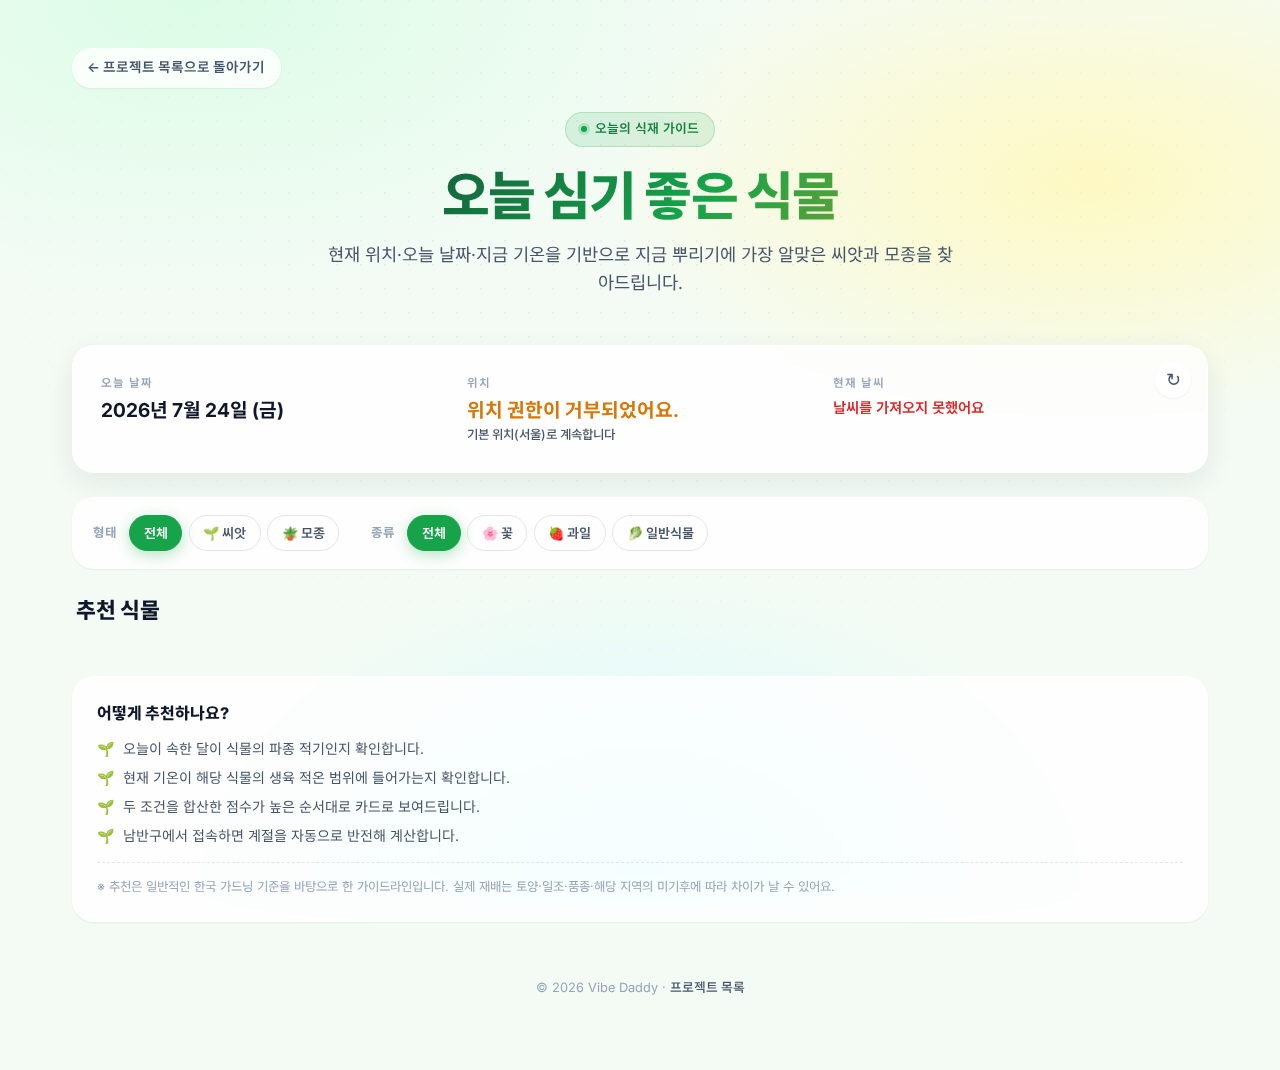
<file: project8/index.html>
<!DOCTYPE html>
<html lang="ko">
<head>
    <meta charset="UTF-8">
    <meta name="viewport" content="width=device-width, initial-scale=1.0">
    <title>오늘 심기 좋은 식물 · Vibe Daddy</title>
    <meta name="description" content="현재 위치와 날씨, 오늘 날짜를 기반으로 지금 심기 좋은 씨앗·모종을 추천해 드립니다.">
    <link rel="preconnect" href="https://fonts.googleapis.com">
    <link rel="preconnect" href="https://fonts.gstatic.com" crossorigin>
    <link href="https://fonts.googleapis.com/css2?family=Inter:wght@400;500;600;700;800&family=Noto+Sans+KR:wght@400;500;600;700;800&display=swap" rel="stylesheet">
    <style>
        :root {
            --bg: #f4fbf5;
            --bg-gradient-a: #dcfce7;
            --bg-gradient-b: #fef9c3;
            --bg-gradient-c: #cffafe;
            --surface: rgba(255, 255, 255, 0.78);
            --surface-solid: #ffffff;
            --surface-border: rgba(255, 255, 255, 0.65);
            --text: #0f172a;
            --text-muted: #475569;
            --text-subtle: #94a3b8;
            --accent: #16a34a;
            --accent-strong: #15803d;
            --accent-soft: rgba(22, 163, 74, 0.12);
            --accent-ring: rgba(22, 163, 74, 0.35);
            --seed: #f59e0b;
            --seed-soft: rgba(245, 158, 11, 0.14);
            --seedling: #22c55e;
            --seedling-soft: rgba(34, 197, 94, 0.14);
            --flower: #ec4899;
            --flower-soft: rgba(236, 72, 153, 0.14);
            --fruit: #ef4444;
            --fruit-soft: rgba(239, 68, 68, 0.14);
            --general: #0ea5e9;
            --general-soft: rgba(14, 165, 233, 0.14);
            --warn: #d97706;
            --danger: #dc2626;
            --radius-lg: 22px;
            --radius-md: 14px;
            --radius-sm: 10px;
            --shadow-sm: 0 1px 2px rgba(15, 23, 42, 0.06);
            --shadow-md: 0 10px 30px rgba(15, 23, 42, 0.08);
            --shadow-lg: 0 30px 60px -20px rgba(22, 163, 74, 0.35);
        }

        * { margin: 0; padding: 0; box-sizing: border-box; }

        html { scroll-behavior: smooth; }

        body {
            font-family: 'Inter', 'Noto Sans KR', -apple-system, BlinkMacSystemFont, 'Segoe UI', sans-serif;
            color: var(--text);
            background: var(--bg);
            min-height: 100vh;
            line-height: 1.6;
            -webkit-font-smoothing: antialiased;
            position: relative;
            overflow-x: hidden;
        }

        body::before {
            content: '';
            position: fixed;
            inset: 0;
            z-index: -2;
            background:
                radial-gradient(ellipse 80% 60% at 15% 0%, var(--bg-gradient-a) 0%, transparent 55%),
                radial-gradient(ellipse 70% 50% at 85% 20%, var(--bg-gradient-b) 0%, transparent 55%),
                radial-gradient(ellipse 60% 60% at 50% 100%, var(--bg-gradient-c) 0%, transparent 60%),
                var(--bg);
        }

        body::after {
            content: '';
            position: fixed;
            inset: 0;
            z-index: -1;
            background-image: radial-gradient(circle at 1px 1px, rgba(15, 23, 42, 0.05) 1px, transparent 0);
            background-size: 24px 24px;
            mask-image: radial-gradient(ellipse 70% 60% at 50% 30%, black 30%, transparent 80%);
            -webkit-mask-image: radial-gradient(ellipse 70% 60% at 50% 30%, black 30%, transparent 80%);
            pointer-events: none;
        }

        .container {
            max-width: 1200px;
            margin: 0 auto;
            padding: clamp(1.5rem, 4vw, 3rem) clamp(1rem, 4vw, 2rem) 3rem;
        }

        .back-link {
            display: inline-flex;
            align-items: center;
            gap: 0.4rem;
            padding: 0.5rem 0.9rem;
            margin-bottom: 1.5rem;
            background: var(--surface);
            backdrop-filter: blur(12px);
            -webkit-backdrop-filter: blur(12px);
            border: 1px solid var(--surface-border);
            border-radius: 999px;
            color: var(--text-muted);
            text-decoration: none;
            font-size: 0.85rem;
            font-weight: 600;
            transition: all 0.3s ease;
            box-shadow: var(--shadow-sm);
        }

        .back-link:hover {
            color: var(--accent);
            transform: translateX(-2px);
        }

        header {
            text-align: center;
            margin-bottom: clamp(2rem, 4vw, 3rem);
        }

        .badge {
            display: inline-flex;
            align-items: center;
            gap: 0.5rem;
            padding: 0.4rem 0.9rem;
            background: var(--accent-soft);
            color: var(--accent-strong);
            border-radius: 999px;
            font-size: 0.8rem;
            font-weight: 600;
            letter-spacing: 0.02em;
            border: 1px solid rgba(22, 163, 74, 0.2);
            margin-bottom: 1.25rem;
        }

        .badge::before {
            content: '';
            width: 6px;
            height: 6px;
            border-radius: 50%;
            background: var(--accent);
            box-shadow: 0 0 0 3px rgba(22, 163, 74, 0.2);
            animation: pulse 2s ease-in-out infinite;
        }

        @keyframes pulse {
            0%, 100% { opacity: 1; }
            50% { opacity: 0.5; }
        }

        h1 {
            font-size: clamp(2rem, 5vw, 3.25rem);
            font-weight: 800;
            letter-spacing: -0.03em;
            line-height: 1.15;
            margin-bottom: 0.9rem;
            background: linear-gradient(135deg, #0f172a 0%, #16a34a 55%, #f59e0b 100%);
            -webkit-background-clip: text;
            background-clip: text;
            -webkit-text-fill-color: transparent;
            color: transparent;
        }

        header .description {
            color: var(--text-muted);
            font-size: clamp(0.95rem, 2vw, 1.1rem);
            max-width: 640px;
            margin: 0 auto;
        }

        /* Context card */
        .context-card {
            display: grid;
            grid-template-columns: repeat(3, 1fr);
            gap: 1.25rem;
            padding: clamp(1.25rem, 2.5vw, 1.75rem);
            background: var(--surface);
            backdrop-filter: blur(14px);
            -webkit-backdrop-filter: blur(14px);
            border: 1px solid var(--surface-border);
            border-radius: var(--radius-lg);
            box-shadow: var(--shadow-md);
            margin-bottom: 1.5rem;
            position: relative;
        }

        .context-item {
            display: flex;
            flex-direction: column;
            gap: 0.3rem;
            min-width: 0;
        }

        .context-label {
            font-size: 0.72rem;
            font-weight: 600;
            color: var(--text-subtle);
            text-transform: uppercase;
            letter-spacing: 0.08em;
        }

        .context-value {
            font-size: clamp(1rem, 1.8vw, 1.2rem);
            font-weight: 700;
            color: var(--text);
            line-height: 1.35;
            word-break: keep-all;
        }

        .context-value .sub {
            display: block;
            font-size: 0.78rem;
            font-weight: 500;
            color: var(--text-muted);
            margin-top: 0.2rem;
        }

        .context-value.loading {
            color: var(--text-subtle);
            font-weight: 500;
        }

        .context-value.error {
            color: var(--danger);
            font-size: 0.9rem;
            font-weight: 600;
        }

        .refresh-btn {
            position: absolute;
            top: 1rem;
            right: 1rem;
            width: 36px;
            height: 36px;
            border-radius: 50%;
            border: 1px solid var(--surface-border);
            background: var(--surface-solid);
            color: var(--text-muted);
            font-size: 1.1rem;
            cursor: pointer;
            display: inline-flex;
            align-items: center;
            justify-content: center;
            transition: all 0.3s ease;
            box-shadow: var(--shadow-sm);
        }

        .refresh-btn:hover {
            color: var(--accent);
            transform: rotate(180deg);
        }

        .refresh-btn.spinning {
            animation: spin 1s linear infinite;
        }

        @keyframes spin {
            from { transform: rotate(0deg); }
            to { transform: rotate(360deg); }
        }

        /* Controls / Filters */
        .controls {
            display: flex;
            flex-wrap: wrap;
            gap: 1.25rem 2rem;
            padding: 1.1rem 1.25rem;
            background: var(--surface);
            backdrop-filter: blur(14px);
            -webkit-backdrop-filter: blur(14px);
            border: 1px solid var(--surface-border);
            border-radius: var(--radius-lg);
            box-shadow: var(--shadow-sm);
            margin-bottom: 1.5rem;
        }

        .filter-group {
            display: flex;
            align-items: center;
            gap: 0.75rem;
            flex-wrap: wrap;
        }

        .filter-label {
            font-size: 0.78rem;
            font-weight: 700;
            color: var(--text-subtle);
            text-transform: uppercase;
            letter-spacing: 0.08em;
        }

        .filter-pills {
            display: inline-flex;
            gap: 0.4rem;
            flex-wrap: wrap;
        }

        .pill {
            padding: 0.45rem 0.85rem;
            background: transparent;
            border: 1px solid rgba(15, 23, 42, 0.1);
            border-radius: 999px;
            font-size: 0.82rem;
            font-weight: 600;
            color: var(--text-muted);
            cursor: pointer;
            transition: all 0.25s ease;
            font-family: inherit;
        }

        .pill:hover {
            border-color: var(--accent);
            color: var(--accent);
        }

        .pill.active {
            background: var(--accent);
            border-color: var(--accent);
            color: #fff;
            box-shadow: 0 4px 14px rgba(22, 163, 74, 0.3);
        }

        /* Plants section */
        .plants-section {
            margin-bottom: 2rem;
        }

        .plants-header {
            display: flex;
            align-items: baseline;
            gap: 0.75rem;
            margin-bottom: 1rem;
            padding: 0 0.25rem;
        }

        .plants-header h2 {
            font-size: 1.35rem;
            font-weight: 800;
            letter-spacing: -0.01em;
        }

        .plants-count {
            font-size: 0.85rem;
            color: var(--text-subtle);
            font-weight: 500;
        }

        .plants-grid {
            display: grid;
            grid-template-columns: repeat(auto-fill, minmax(280px, 1fr));
            gap: 1.25rem;
        }

        .plant-card {
            position: relative;
            background: var(--surface);
            backdrop-filter: blur(14px);
            -webkit-backdrop-filter: blur(14px);
            border: 1px solid var(--surface-border);
            border-radius: var(--radius-lg);
            padding: 1.35rem;
            display: flex;
            flex-direction: column;
            gap: 0.85rem;
            box-shadow: var(--shadow-sm);
            transition:
                transform 0.4s cubic-bezier(0.22, 1, 0.36, 1),
                box-shadow 0.4s cubic-bezier(0.22, 1, 0.36, 1);
            overflow: hidden;
            isolation: isolate;
        }

        .plant-card:hover {
            transform: translateY(-4px);
            box-shadow: var(--shadow-lg);
        }

        .plant-card.hot::before {
            content: '';
            position: absolute;
            inset: 0;
            border-radius: inherit;
            padding: 1.5px;
            background: linear-gradient(135deg, #f59e0b, #16a34a);
            -webkit-mask: linear-gradient(#000 0 0) content-box, linear-gradient(#000 0 0);
            mask: linear-gradient(#000 0 0) content-box, linear-gradient(#000 0 0);
            -webkit-mask-composite: xor;
            mask-composite: exclude;
            pointer-events: none;
        }

        .plant-top {
            display: flex;
            align-items: flex-start;
            justify-content: space-between;
            gap: 0.75rem;
        }

        .plant-emoji {
            width: 62px;
            height: 62px;
            border-radius: 18px;
            background: linear-gradient(135deg, #ecfccb, #d1fae5);
            display: inline-flex;
            align-items: center;
            justify-content: center;
            font-size: 2rem;
            flex-shrink: 0;
            box-shadow: inset 0 0 0 1px rgba(255, 255, 255, 0.6);
        }

        .match-box {
            text-align: right;
            display: flex;
            flex-direction: column;
            align-items: flex-end;
            gap: 0.25rem;
        }

        .match-pct {
            font-size: 1.25rem;
            font-weight: 800;
            color: var(--accent-strong);
            line-height: 1;
            letter-spacing: -0.02em;
        }

        .match-bar {
            width: 80px;
            height: 5px;
            background: rgba(15, 23, 42, 0.08);
            border-radius: 999px;
            overflow: hidden;
        }

        .match-bar-fill {
            height: 100%;
            background: linear-gradient(90deg, #84cc16, #16a34a);
            border-radius: inherit;
            transition: width 0.6s ease;
        }

        .hot-label {
            display: inline-flex;
            align-items: center;
            gap: 0.2rem;
            font-size: 0.7rem;
            font-weight: 700;
            color: var(--seed);
            padding: 0.15rem 0.45rem;
            background: var(--seed-soft);
            border-radius: 999px;
        }

        .plant-name {
            font-size: 1.25rem;
            font-weight: 800;
            letter-spacing: -0.01em;
            line-height: 1.25;
        }

        .plant-tags {
            display: flex;
            flex-wrap: wrap;
            gap: 0.35rem;
        }

        .tag {
            display: inline-flex;
            align-items: center;
            gap: 0.25rem;
            padding: 0.2rem 0.6rem;
            border-radius: 999px;
            font-size: 0.72rem;
            font-weight: 700;
            letter-spacing: 0.01em;
        }

        .tag.seed { background: var(--seed-soft); color: var(--seed); }
        .tag.seedling { background: var(--seedling-soft); color: var(--seedling); }
        .tag.flower { background: var(--flower-soft); color: var(--flower); }
        .tag.fruit { background: var(--fruit-soft); color: var(--fruit); }
        .tag.general { background: var(--general-soft); color: var(--general); }

        .plant-desc {
            font-size: 0.88rem;
            color: var(--text-muted);
            line-height: 1.55;
        }

        .plant-stats {
            display: flex;
            flex-direction: column;
            gap: 0.4rem;
            padding-top: 0.75rem;
            border-top: 1px dashed rgba(15, 23, 42, 0.1);
            font-size: 0.8rem;
        }

        .stat-row {
            display: flex;
            align-items: center;
            gap: 0.5rem;
            color: var(--text-muted);
        }

        .stat-row .stat-icon {
            font-size: 0.95rem;
            width: 18px;
            text-align: center;
        }

        .stat-row .stat-value {
            color: var(--text);
            font-weight: 600;
        }

        .stat-row.warn .stat-value { color: var(--warn); }

        /* Empty state */
        .empty-state {
            text-align: center;
            padding: 3rem 1rem;
            background: var(--surface);
            backdrop-filter: blur(14px);
            -webkit-backdrop-filter: blur(14px);
            border: 1px dashed rgba(15, 23, 42, 0.15);
            border-radius: var(--radius-lg);
            color: var(--text-muted);
        }

        .empty-emoji { font-size: 3rem; margin-bottom: 0.75rem; }
        .empty-state p { font-weight: 600; }
        .empty-state .empty-sub { font-weight: 400; font-size: 0.88rem; color: var(--text-subtle); margin-top: 0.25rem; }

        /* Info card */
        .info-card {
            padding: 1.5rem;
            background: var(--surface);
            backdrop-filter: blur(14px);
            -webkit-backdrop-filter: blur(14px);
            border: 1px solid var(--surface-border);
            border-radius: var(--radius-lg);
            box-shadow: var(--shadow-sm);
            margin-bottom: 2rem;
        }

        .info-card h3 {
            font-size: 1rem;
            font-weight: 800;
            margin-bottom: 0.75rem;
            color: var(--text);
        }

        .info-card ul {
            list-style: none;
            display: flex;
            flex-direction: column;
            gap: 0.4rem;
            font-size: 0.88rem;
            color: var(--text-muted);
        }

        .info-card li {
            display: flex;
            gap: 0.5rem;
        }

        .info-card li::before {
            content: '🌱';
            flex-shrink: 0;
        }

        .info-note {
            margin-top: 0.9rem;
            padding-top: 0.9rem;
            border-top: 1px dashed rgba(15, 23, 42, 0.1);
            font-size: 0.78rem;
            color: var(--text-subtle);
            line-height: 1.55;
        }

        footer {
            text-align: center;
            padding: 1.5rem 0;
            color: var(--text-subtle);
            font-size: 0.8rem;
        }

        footer a {
            color: var(--text-muted);
            text-decoration: none;
            font-weight: 500;
        }

        footer a:hover { color: var(--accent); }

        /* Tablet */
        @media (max-width: 768px) {
            .context-card {
                grid-template-columns: 1fr;
                gap: 1rem;
                padding-top: 2.5rem;
            }

            .refresh-btn {
                top: 0.75rem;
                right: 0.75rem;
            }
        }

        /* Mobile */
        @media (max-width: 540px) {
            .plants-grid {
                grid-template-columns: 1fr;
                gap: 1rem;
            }

            .controls {
                gap: 1rem;
                flex-direction: column;
                align-items: flex-start;
            }

            .filter-group {
                width: 100%;
            }

            .plant-emoji {
                width: 54px;
                height: 54px;
                font-size: 1.75rem;
            }
        }

        @media (prefers-reduced-motion: reduce) {
            *, *::before, *::after {
                animation-duration: 0.01ms !important;
                transition-duration: 0.01ms !important;
            }

            .plant-card:hover { transform: none; }
            .refresh-btn:hover { transform: none; }
        }

        /* Dark mode */
        @media (prefers-color-scheme: dark) {
            :root {
                --bg: #081017;
                --bg-gradient-a: rgba(22, 163, 74, 0.22);
                --bg-gradient-b: rgba(234, 179, 8, 0.18);
                --bg-gradient-c: rgba(14, 165, 233, 0.18);
                --surface: rgba(22, 27, 42, 0.65);
                --surface-solid: #161b2a;
                --surface-border: rgba(255, 255, 255, 0.08);
                --text: #f1f5f9;
                --text-muted: #cbd5e1;
                --text-subtle: #64748b;
                --accent: #4ade80;
                --accent-strong: #86efac;
                --accent-soft: rgba(74, 222, 128, 0.15);
                --accent-ring: rgba(74, 222, 128, 0.35);
                --shadow-sm: 0 1px 2px rgba(0, 0, 0, 0.3);
                --shadow-md: 0 10px 30px rgba(0, 0, 0, 0.4);
                --shadow-lg: 0 30px 60px -20px rgba(74, 222, 128, 0.45);
            }

            body::after {
                background-image: radial-gradient(circle at 1px 1px, rgba(255, 255, 255, 0.05) 1px, transparent 0);
            }

            h1 {
                background: linear-gradient(135deg, #f1f5f9 0%, #86efac 55%, #fde68a 100%);
                -webkit-background-clip: text;
                background-clip: text;
                -webkit-text-fill-color: transparent;
            }

            .plant-emoji {
                background: linear-gradient(135deg, rgba(132, 204, 22, 0.18), rgba(22, 163, 74, 0.22));
                box-shadow: inset 0 0 0 1px rgba(255, 255, 255, 0.08);
            }

            .pill {
                border-color: rgba(255, 255, 255, 0.12);
            }

            .plant-stats {
                border-top-color: rgba(255, 255, 255, 0.1);
            }

            .info-note, .info-card li, .info-card ul {
                /* inherit */
            }
        }
    </style>
</head>
<body>
    <div class="container">
        <a href="../index.html" class="back-link">← 프로젝트 목록으로 돌아가기</a>

        <header>
            <span class="badge">오늘의 식재 가이드</span>
            <h1>오늘 심기 좋은 식물</h1>
            <p class="description">현재 위치·오늘 날짜·지금 기온을 기반으로 지금 뿌리기에 가장 알맞은 씨앗과 모종을 찾아드립니다.</p>
        </header>

        <section class="context-card">
            <div class="context-item">
                <span class="context-label">오늘 날짜</span>
                <span class="context-value" id="dateValue">-</span>
            </div>
            <div class="context-item">
                <span class="context-label">위치</span>
                <span class="context-value loading" id="locationValue">위치 확인 중…</span>
            </div>
            <div class="context-item">
                <span class="context-label">현재 날씨</span>
                <span class="context-value loading" id="weatherValue">날씨 확인 중…</span>
            </div>
            <button class="refresh-btn" id="refreshBtn" type="button" aria-label="다시 불러오기" title="다시 불러오기">↻</button>
        </section>

        <section class="controls">
            <div class="filter-group">
                <span class="filter-label">형태</span>
                <div class="filter-pills" data-filter="form">
                    <button class="pill active" data-value="all" type="button">전체</button>
                    <button class="pill" data-value="seed" type="button">🌱 씨앗</button>
                    <button class="pill" data-value="seedling" type="button">🪴 모종</button>
                </div>
            </div>
            <div class="filter-group">
                <span class="filter-label">종류</span>
                <div class="filter-pills" data-filter="category">
                    <button class="pill active" data-value="all" type="button">전체</button>
                    <button class="pill" data-value="flower" type="button">🌸 꽃</button>
                    <button class="pill" data-value="fruit" type="button">🍓 과일</button>
                    <button class="pill" data-value="general" type="button">🥬 일반식물</button>
                </div>
            </div>
        </section>

        <section class="plants-section">
            <div class="plants-header">
                <h2 id="plantsTitle">추천 식물</h2>
                <span class="plants-count" id="plantsCount"></span>
            </div>
            <div class="plants-grid" id="plantsGrid"></div>
            <div class="empty-state" id="emptyState" hidden>
                <div class="empty-emoji">🌧️</div>
                <p>지금 조건에 딱 맞는 식물이 없어요.</p>
                <p class="empty-sub">필터를 완화하거나 날씨가 좀 더 따뜻해진 뒤 다시 확인해 보세요.</p>
            </div>
        </section>

        <section class="info-card">
            <h3>어떻게 추천하나요?</h3>
            <ul>
                <li>오늘이 속한 달이 식물의 파종 적기인지 확인합니다.</li>
                <li>현재 기온이 해당 식물의 생육 적온 범위에 들어가는지 확인합니다.</li>
                <li>두 조건을 합산한 점수가 높은 순서대로 카드로 보여드립니다.</li>
                <li>남반구에서 접속하면 계절을 자동으로 반전해 계산합니다.</li>
            </ul>
            <p class="info-note">※ 추천은 일반적인 한국 가드닝 기준을 바탕으로 한 가이드라인입니다. 실제 재배는 토양·일조·품종·해당 지역의 미기후에 따라 차이가 날 수 있어요.</p>
        </section>

        <footer>
            <p>© 2026 Vibe Daddy · <a href="../index.html">프로젝트 목록</a></p>
        </footer>
    </div>

    <script>
        const PLANTS = [
            // 꽃 (flower)
            { name: '해바라기', emoji: '🌻', category: 'flower', forms: ['seed'], months: [4, 5, 6], tempMin: 15, tempMax: 32, desc: '따뜻한 봄에 씨앗을 심으면 여름에 노란 꽃이 활짝 피는 대표 여름꽃입니다.' },
            { name: '코스모스', emoji: '🌸', category: 'flower', forms: ['seed'], months: [4, 5, 6, 7], tempMin: 15, tempMax: 30, desc: '가을을 상징하는 가볍고 낭만적인 꽃. 봄부터 초여름 사이에 씨를 뿌립니다.' },
            { name: '튤립', emoji: '🌷', category: 'flower', forms: ['seed'], months: [10, 11], tempMin: 2, tempMax: 16, desc: '늦가을에 구근을 심어 이듬해 봄에 화려하게 피어나는 대표 봄꽃입니다.' },
            { name: '나팔꽃', emoji: '🌺', category: 'flower', forms: ['seed'], months: [4, 5], tempMin: 18, tempMax: 32, desc: '여름 아침마다 나팔 모양의 꽃을 피우는 덩굴식물. 울타리나 벽을 타고 자랍니다.' },
            { name: '팬지', emoji: '🌼', category: 'flower', forms: ['seedling'], months: [3, 4, 9, 10], tempMin: 3, tempMax: 20, desc: '추위에 강해 이른 봄과 가을에 모종으로 심으면 오랫동안 꽃을 즐길 수 있습니다.' },
            { name: '백일홍', emoji: '💮', category: 'flower', forms: ['seed'], months: [4, 5, 6], tempMin: 18, tempMax: 32, desc: '이름처럼 100일 동안 꽃을 피운다는 여름~가을의 대표 화단 꽃입니다.' },
            { name: '봉선화', emoji: '🌺', category: 'flower', forms: ['seed'], months: [4, 5], tempMin: 16, tempMax: 30, desc: '손톱을 물들이던 추억의 꽃. 봄에 씨를 뿌리면 여름 내내 즐길 수 있습니다.' },
            { name: '국화', emoji: '🏵️', category: 'flower', forms: ['seedling'], months: [4, 5, 6], tempMin: 12, tempMax: 28, desc: '가을을 대표하는 꽃. 봄에 모종을 심어두면 가을에 풍성하게 개화합니다.' },
            { name: '장미', emoji: '🌹', category: 'flower', forms: ['seedling'], months: [3, 4, 10, 11], tempMin: 5, tempMax: 24, desc: '사랑받는 꽃의 여왕. 이른 봄이나 늦가을에 모종을 심어야 뿌리 활착이 좋습니다.' },
            { name: '수국', emoji: '💠', category: 'flower', forms: ['seedling'], months: [3, 4, 10, 11], tempMin: 5, tempMax: 22, desc: '장마철 풍성한 꽃송이가 매력. 이른 봄이나 늦가을에 모종을 심는 것이 적기입니다.' },

            // 과일 (fruit)
            { name: '딸기', emoji: '🍓', category: 'fruit', forms: ['seedling'], months: [3, 4, 9, 10], tempMin: 8, tempMax: 24, desc: '봄이나 가을에 모종을 심으면 다음 수확 시기에 달콤한 열매를 맺습니다.' },
            { name: '토마토', emoji: '🍅', category: 'fruit', forms: ['seed', 'seedling'], months: [4, 5], tempMin: 15, tempMax: 30, desc: '늦서리 걱정이 없을 때 모종을 심으면 여름 내내 수확이 가능합니다.' },
            { name: '수박', emoji: '🍉', category: 'fruit', forms: ['seed', 'seedling'], months: [4, 5], tempMin: 20, tempMax: 34, desc: '더위에 강한 대표 여름 과일. 기온이 충분히 올라간 뒤 심어야 잘 자랍니다.' },
            { name: '참외', emoji: '🍈', category: 'fruit', forms: ['seed', 'seedling'], months: [4, 5], tempMin: 18, tempMax: 32, desc: '한국의 대표 여름 과일. 수박과 비슷한 조건에서 튼튼하게 자랍니다.' },
            { name: '블루베리', emoji: '🫐', category: 'fruit', forms: ['seedling'], months: [3, 4, 10, 11], tempMin: 5, tempMax: 24, desc: '산성 토양을 좋아하는 베리. 이른 봄이나 늦가을이 묘목을 내릴 적기입니다.' },
            { name: '포도', emoji: '🍇', category: 'fruit', forms: ['seedling'], months: [3, 4], tempMin: 8, tempMax: 24, desc: '봄에 묘목을 심어 2~3년 후부터 수확할 수 있는 다년생 과일나무입니다.' },
            { name: '체리', emoji: '🍒', category: 'fruit', forms: ['seedling'], months: [3, 4, 10, 11], tempMin: 4, tempMax: 22, desc: '이른 봄이나 늦가을에 묘목을 심어 여러 해에 걸쳐 키우는 과실수입니다.' },
            { name: '사과', emoji: '🍎', category: 'fruit', forms: ['seedling'], months: [3, 4, 11], tempMin: 4, tempMax: 22, desc: '낙엽기에 맞춰 묘목을 심는 다년생 과일나무. 추위에 강한 편입니다.' },

            // 일반식물 (general - 채소·허브)
            { name: '상추', emoji: '🥬', category: 'general', forms: ['seed', 'seedling'], months: [3, 4, 5, 9, 10], tempMin: 8, tempMax: 24, desc: '빨리 자라고 관리가 쉬워 초보자에게 가장 추천되는 잎채소입니다.' },
            { name: '고추', emoji: '🌶️', category: 'general', forms: ['seedling'], months: [4, 5], tempMin: 16, tempMax: 32, desc: '한국 식탁의 필수품. 모종을 구입해 텃밭이나 화분에 옮겨 심습니다.' },
            { name: '오이', emoji: '🥒', category: 'general', forms: ['seed', 'seedling'], months: [4, 5], tempMin: 18, tempMax: 30, desc: '빠르게 자라는 덩굴채소. 지주대를 세워 주면 수확량이 크게 늘어납니다.' },
            { name: '배추', emoji: '🥗', category: 'general', forms: ['seed'], months: [8, 9], tempMin: 10, tempMax: 22, desc: '김장의 주인공. 늦여름부터 초가을 사이에 심어 초겨울에 수확합니다.' },
            { name: '무', emoji: '🌿', category: 'general', forms: ['seed'], months: [3, 4, 8, 9], tempMin: 8, tempMax: 24, desc: '봄과 가을 두 번 파종이 가능한 대표 뿌리채소입니다.' },
            { name: '당근', emoji: '🥕', category: 'general', forms: ['seed'], months: [3, 4, 8, 9], tempMin: 8, tempMax: 24, desc: '서늘한 기후를 좋아해 봄·가을에 씨앗으로 파종하면 실패가 적습니다.' },
            { name: '감자', emoji: '🥔', category: 'general', forms: ['seed'], months: [3, 4], tempMin: 5, tempMax: 22, desc: '씨감자를 조각내어 이른 봄에 심으면 초여름에 수확할 수 있습니다.' },
            { name: '고구마', emoji: '🍠', category: 'general', forms: ['seedling'], months: [5, 6], tempMin: 18, tempMax: 32, desc: '기온이 충분히 오른 늦봄에 순(모종)을 심어 가을에 캐는 작물입니다.' },
            { name: '옥수수', emoji: '🌽', category: 'general', forms: ['seed'], months: [4, 5], tempMin: 15, tempMax: 32, desc: '햇빛을 많이 받는 장소에서 잘 자라는 대표 여름 작물입니다.' },
            { name: '시금치', emoji: '🥬', category: 'general', forms: ['seed'], months: [3, 4, 9, 10], tempMin: 4, tempMax: 22, desc: '서늘한 기후를 좋아하며 봄·가을 파종이 모두 가능합니다.' },
            { name: '대파', emoji: '🧅', category: 'general', forms: ['seed', 'seedling'], months: [3, 4, 5, 9, 10], tempMin: 8, tempMax: 26, desc: '봄·가을에 파종하거나 모종을 심으면 실패 없이 기를 수 있습니다.' },
            { name: '바질', emoji: '🌿', category: 'general', forms: ['seed', 'seedling'], months: [4, 5, 6], tempMin: 18, tempMax: 32, desc: '향긋한 허브의 대표주자. 추위에 약하므로 기온이 충분히 올라간 뒤 심습니다.' },
            { name: '로즈마리', emoji: '🌱', category: 'general', forms: ['seedling'], months: [3, 4, 5, 9, 10], tempMin: 8, tempMax: 28, desc: '다년생 허브. 물빠짐이 좋은 화분에 모종으로 심는 것이 가장 안전합니다.' },
        ];

        const MONTH_NAMES = ['1월', '2월', '3월', '4월', '5월', '6월', '7월', '8월', '9월', '10월', '11월', '12월'];

        const WEATHER_CODES = {
            0: { label: '맑음', icon: '☀️' },
            1: { label: '대체로 맑음', icon: '🌤️' },
            2: { label: '부분 구름', icon: '⛅' },
            3: { label: '흐림', icon: '☁️' },
            45: { label: '안개', icon: '🌫️' },
            48: { label: '짙은 안개', icon: '🌫️' },
            51: { label: '약한 이슬비', icon: '🌦️' },
            53: { label: '이슬비', icon: '🌦️' },
            55: { label: '짙은 이슬비', icon: '🌧️' },
            56: { label: '얼어붙는 이슬비', icon: '🌨️' },
            57: { label: '얼어붙는 이슬비', icon: '🌨️' },
            61: { label: '약한 비', icon: '🌦️' },
            63: { label: '비', icon: '🌧️' },
            65: { label: '강한 비', icon: '🌧️' },
            66: { label: '얼어붙는 비', icon: '🌨️' },
            67: { label: '강한 얼어붙는 비', icon: '🌨️' },
            71: { label: '약한 눈', icon: '🌨️' },
            73: { label: '눈', icon: '❄️' },
            75: { label: '강한 눈', icon: '❄️' },
            77: { label: '싸락눈', icon: '❄️' },
            80: { label: '약한 소나기', icon: '🌦️' },
            81: { label: '소나기', icon: '🌧️' },
            82: { label: '강한 소나기', icon: '⛈️' },
            85: { label: '약한 눈 소나기', icon: '🌨️' },
            86: { label: '강한 눈 소나기', icon: '❄️' },
            95: { label: '뇌우', icon: '⛈️' },
            96: { label: '우박을 동반한 뇌우', icon: '⛈️' },
            99: { label: '강한 뇌우', icon: '⛈️' },
        };

        const state = {
            ctx: null,
            loading: false,
            filters: { form: 'all', category: 'all' },
        };

        async function getLocation() {
            if (!('geolocation' in navigator)) {
                throw new Error('이 브라우저는 위치 서비스를 지원하지 않습니다.');
            }
            return new Promise((resolve, reject) => {
                navigator.geolocation.getCurrentPosition(
                    (pos) => resolve({ lat: pos.coords.latitude, lon: pos.coords.longitude }),
                    (err) => {
                        const messages = {
                            1: '위치 권한이 거부되었어요.',
                            2: '위치를 확인할 수 없어요.',
                            3: '위치 요청이 시간 초과되었어요.',
                        };
                        reject(new Error(messages[err.code] || '위치를 가져오지 못했어요.'));
                    },
                    { enableHighAccuracy: false, timeout: 10000, maximumAge: 5 * 60 * 1000 }
                );
            });
        }

        async function reverseGeocode(lat, lon) {
            try {
                const res = await fetch(
                    `https://api.bigdatacloud.net/data/reverse-geocode-client?latitude=${lat}&longitude=${lon}&localityLanguage=ko`
                );
                if (!res.ok) throw new Error('geocoding failed');
                const data = await res.json();
                const parts = [];
                if (data.city) parts.push(data.city);
                else if (data.locality) parts.push(data.locality);
                if (data.principalSubdivision && !parts.includes(data.principalSubdivision)) {
                    parts.push(data.principalSubdivision);
                }
                const label = parts.join(', ') || data.countryName || '알 수 없는 지역';
                return { label, country: data.countryName || '' };
            } catch (e) {
                return { label: `${lat.toFixed(2)}°, ${lon.toFixed(2)}°`, country: '' };
            }
        }

        async function fetchWeather(lat, lon) {
            const url = `https://api.open-meteo.com/v1/forecast?latitude=${lat}&longitude=${lon}&current=temperature_2m,relative_humidity_2m,apparent_temperature,weather_code,wind_speed_10m&daily=temperature_2m_max,temperature_2m_min&timezone=auto&forecast_days=1`;
            const res = await fetch(url);
            if (!res.ok) throw new Error('날씨 정보를 가져오지 못했어요.');
            const data = await res.json();
            const cur = data.current || {};
            const daily = data.daily || {};
            return {
                temp: cur.temperature_2m,
                feelsLike: cur.apparent_temperature,
                humidity: cur.relative_humidity_2m,
                wind: cur.wind_speed_10m,
                code: cur.weather_code,
                tMax: (daily.temperature_2m_max || [])[0],
                tMin: (daily.temperature_2m_min || [])[0],
            };
        }

        function setText(id, text, cls) {
            const el = document.getElementById(id);
            if (!el) return;
            el.textContent = text;
            el.className = 'context-value' + (cls ? ' ' + cls : '');
        }

        function setHTML(id, html, cls) {
            const el = document.getElementById(id);
            if (!el) return;
            el.innerHTML = html;
            el.className = 'context-value' + (cls ? ' ' + cls : '');
        }

        function formatDate(d) {
            const y = d.getFullYear();
            const m = d.getMonth() + 1;
            const day = d.getDate();
            const weekdays = ['일', '월', '화', '수', '목', '금', '토'];
            return `${y}년 ${m}월 ${day}일 (${weekdays[d.getDay()]})`;
        }

        async function loadContext() {
            state.loading = true;
            const refreshBtn = document.getElementById('refreshBtn');
            refreshBtn.classList.add('spinning');

            const now = new Date();
            setText('dateValue', formatDate(now));
            setText('locationValue', '위치 확인 중…', 'loading');
            setText('weatherValue', '날씨 확인 중…', 'loading');

            let loc, weather;
            let fallback = false;

            try {
                const coords = await getLocation();
                loc = await reverseGeocode(coords.lat, coords.lon);
                loc.lat = coords.lat;
                loc.lon = coords.lon;
            } catch (e) {
                fallback = true;
                loc = { label: '서울 (기본값)', country: '대한민국', lat: 37.5665, lon: 126.9780 };
                setHTML('locationValue', `<span style="color:var(--warn)">${e.message}</span><span class="sub">기본 위치(서울)로 계속합니다</span>`);
            }

            try {
                weather = await fetchWeather(loc.lat, loc.lon);
            } catch (e) {
                setText('weatherValue', '날씨를 가져오지 못했어요', 'error');
                refreshBtn.classList.remove('spinning');
                state.loading = false;
                return;
            }

            if (!fallback) {
                setHTML('locationValue', `${loc.label}<span class="sub">${loc.country || ''}</span>`);
            }

            const wc = WEATHER_CODES[weather.code] || { label: '알 수 없음', icon: '🌥️' };
            setHTML(
                'weatherValue',
                `${wc.icon} ${Math.round(weather.temp)}°C <span class="sub">${wc.label} · 오늘 ${Math.round(weather.tMin)}° / ${Math.round(weather.tMax)}°</span>`
            );

            state.ctx = {
                month: now.getMonth() + 1,
                temp: weather.temp,
                tMin: weather.tMin,
                tMax: weather.tMax,
                lat: loc.lat,
                hemisphere: loc.lat < 0 ? 'S' : 'N',
            };

            renderPlants();
            refreshBtn.classList.remove('spinning');
            state.loading = false;
        }

        function adjustMonths(months, hemisphere) {
            if (hemisphere !== 'S') return months;
            return months.map((m) => ((m + 5) % 12) + 1);
        }

        function scorePlant(plant, ctx) {
            const months = adjustMonths(plant.months, ctx.hemisphere);

            // Month score
            let monthScore = 0;
            if (months.includes(ctx.month)) {
                monthScore = 1;
            } else {
                const prev = ctx.month === 1 ? 12 : ctx.month - 1;
                const next = ctx.month === 12 ? 1 : ctx.month + 1;
                if (months.includes(prev) || months.includes(next)) monthScore = 0.4;
            }

            // Temperature score
            const temp = ctx.temp;
            let tempScore = 0;
            if (temp >= plant.tempMin && temp <= plant.tempMax) {
                const mid = (plant.tempMin + plant.tempMax) / 2;
                const halfRange = Math.max(1, (plant.tempMax - plant.tempMin) / 2);
                const dist = Math.abs(temp - mid) / halfRange;
                tempScore = 1 - dist * 0.25;
            } else {
                const off = temp < plant.tempMin ? plant.tempMin - temp : temp - plant.tempMax;
                tempScore = Math.max(0, 1 - off / 10) * 0.4;
            }

            const total = monthScore * 0.6 + tempScore * 0.4;
            return { monthScore, tempScore, total, monthsAdjusted: months };
        }

        function formatMonths(months) {
            const sorted = [...months].sort((a, b) => a - b);
            const groups = [];
            let start = sorted[0];
            let prev = sorted[0];
            for (let i = 1; i < sorted.length; i++) {
                if (sorted[i] === prev + 1) {
                    prev = sorted[i];
                } else {
                    groups.push(start === prev ? `${start}월` : `${start}~${prev}월`);
                    start = sorted[i];
                    prev = sorted[i];
                }
            }
            groups.push(start === prev ? `${start}월` : `${start}~${prev}월`);
            return groups.join(' · ');
        }

        function categoryLabel(c) {
            return { flower: '꽃', fruit: '과일', general: '일반식물' }[c] || c;
        }

        function formLabel(f) {
            return { seed: '씨앗', seedling: '모종' }[f] || f;
        }

        function formEmoji(f) {
            return { seed: '🌱', seedling: '🪴' }[f] || '';
        }

        function renderPlants() {
            const grid = document.getElementById('plantsGrid');
            const empty = document.getElementById('emptyState');
            const count = document.getElementById('plantsCount');

            if (!state.ctx) {
                grid.innerHTML = '';
                empty.hidden = true;
                count.textContent = '';
                return;
            }

            const { form, category } = state.filters;
            const scored = PLANTS.map((p) => ({ plant: p, score: scorePlant(p, state.ctx) }))
                .filter(({ plant }) => {
                    if (form !== 'all' && !plant.forms.includes(form)) return false;
                    if (category !== 'all' && plant.category !== category) return false;
                    return true;
                })
                .filter(({ score }) => score.total >= 0.3)
                .sort((a, b) => b.score.total - a.score.total);

            count.textContent = scored.length > 0 ? `· ${scored.length}개` : '';

            if (scored.length === 0) {
                grid.innerHTML = '';
                empty.hidden = false;
                return;
            }

            empty.hidden = true;

            grid.innerHTML = scored
                .map(({ plant, score }) => {
                    const pct = Math.round(score.total * 100);
                    const isHot = score.total >= 0.82;
                    const tempInRange = state.ctx.temp >= plant.tempMin && state.ctx.temp <= plant.tempMax;
                    const monthsStr = formatMonths(score.monthsAdjusted);
                    const formsHtml = plant.forms
                        .map((f) => `<span class="tag ${f}">${formEmoji(f)} ${formLabel(f)}</span>`)
                        .join('');
                    const hotBadge = isHot ? '<span class="hot-label">🔥 지금이 적기</span>' : '';

                    return `
                        <article class="plant-card${isHot ? ' hot' : ''}">
                            <div class="plant-top">
                                <div class="plant-emoji">${plant.emoji}</div>
                                <div class="match-box">
                                    <div class="match-pct">${pct}%</div>
                                    <div class="match-bar"><div class="match-bar-fill" style="width:${pct}%"></div></div>
                                    ${hotBadge}
                                </div>
                            </div>
                            <h3 class="plant-name">${plant.name}</h3>
                            <div class="plant-tags">
                                <span class="tag ${plant.category}">${categoryLabel(plant.category)}</span>
                                ${formsHtml}
                            </div>
                            <p class="plant-desc">${plant.desc}</p>
                            <div class="plant-stats">
                                <div class="stat-row">
                                    <span class="stat-icon">📅</span>
                                    <span>파종 적기</span>
                                    <span class="stat-value">${monthsStr}</span>
                                </div>
                                <div class="stat-row${tempInRange ? '' : ' warn'}">
                                    <span class="stat-icon">🌡️</span>
                                    <span>적정 기온</span>
                                    <span class="stat-value">${plant.tempMin}° ~ ${plant.tempMax}°C</span>
                                </div>
                            </div>
                        </article>
                    `;
                })
                .join('');
        }

        function bindFilters() {
            document.querySelectorAll('.filter-pills').forEach((group) => {
                const filterKey = group.dataset.filter;
                group.addEventListener('click', (e) => {
                    const btn = e.target.closest('.pill');
                    if (!btn) return;
                    group.querySelectorAll('.pill').forEach((p) => p.classList.remove('active'));
                    btn.classList.add('active');
                    state.filters[filterKey] = btn.dataset.value;
                    renderPlants();
                });
            });
        }

        document.addEventListener('DOMContentLoaded', () => {
            bindFilters();
            loadContext();
            document.getElementById('refreshBtn').addEventListener('click', () => {
                if (!state.loading) loadContext();
            });
        });
    </script>
</body>
</html>
</file>
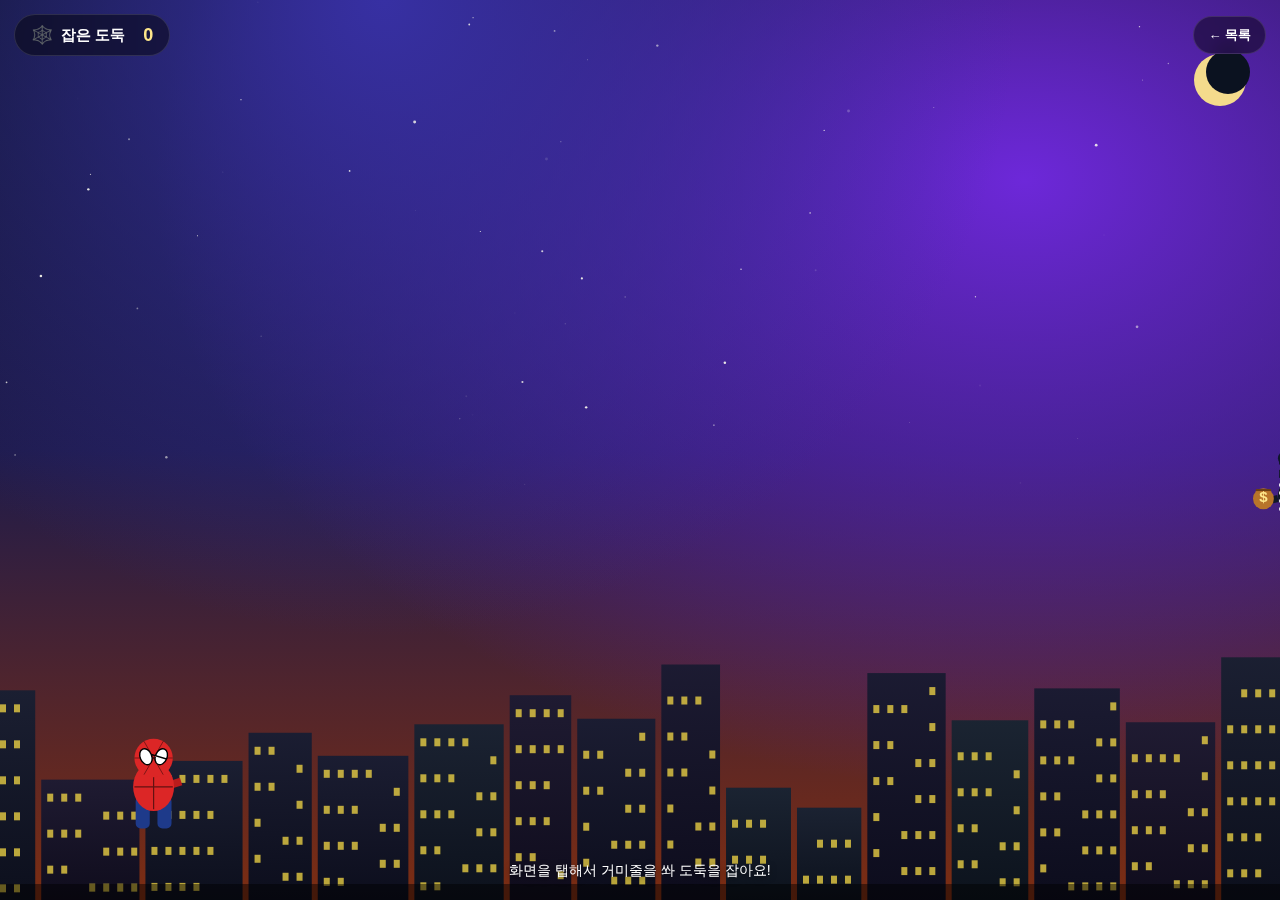
<file: project9/index.html>
<!DOCTYPE html>
<html lang="ko">
<head>
    <meta charset="UTF-8">
    <meta name="viewport" content="width=device-width, initial-scale=1.0, maximum-scale=1.0, user-scalable=no, viewport-fit=cover">
    <title>스파이더맨 도둑 잡기 · Vibe Daddy</title>
    <meta name="description" content="화면을 탭해서 거미줄을 쏴 도둑을 잡는 모바일 아케이드 게임.">
    <meta name="theme-color" content="#0b1220">
    <style>
        * { margin: 0; padding: 0; box-sizing: border-box; }
        html, body {
            height: 100%;
            width: 100%;
            overflow: hidden;
            font-family: 'Noto Sans KR', -apple-system, BlinkMacSystemFont, 'Segoe UI', sans-serif;
            touch-action: none;
            -webkit-user-select: none;
            user-select: none;
            -webkit-tap-highlight-color: transparent;
        }
        body {
            background:
                radial-gradient(ellipse at 30% 0%, #3730a3 0%, transparent 50%),
                radial-gradient(ellipse at 80% 20%, #6d28d9 0%, transparent 60%),
                linear-gradient(to bottom, #0b1220 0%, #1e1b4b 50%, #7c2d12 100%);
            position: relative;
        }
        canvas {
            display: block;
            width: 100%;
            height: 100%;
            position: absolute;
            inset: 0;
        }

        .hud-top {
            position: fixed;
            top: max(14px, env(safe-area-inset-top));
            left: 14px;
            right: 14px;
            display: flex;
            justify-content: space-between;
            align-items: center;
            gap: 10px;
            z-index: 10;
            pointer-events: none;
        }
        .score-pill {
            background: rgba(0, 0, 0, 0.45);
            color: #fff;
            padding: 9px 16px;
            border-radius: 999px;
            font-size: 15px;
            font-weight: 700;
            backdrop-filter: blur(10px);
            -webkit-backdrop-filter: blur(10px);
            border: 1px solid rgba(255, 255, 255, 0.12);
            display: inline-flex;
            align-items: center;
            gap: 8px;
        }
        .score-pill .emoji { font-size: 18px; }
        .score-pill strong {
            font-size: 18px;
            color: #fde68a;
            min-width: 20px;
            text-align: right;
        }
        .back-link {
            background: rgba(0, 0, 0, 0.45);
            color: #fff;
            text-decoration: none;
            padding: 9px 14px;
            border-radius: 999px;
            font-size: 13px;
            font-weight: 600;
            backdrop-filter: blur(10px);
            -webkit-backdrop-filter: blur(10px);
            border: 1px solid rgba(255, 255, 255, 0.12);
            pointer-events: auto;
        }

        .hint {
            position: fixed;
            bottom: max(20px, env(safe-area-inset-bottom));
            left: 0;
            right: 0;
            text-align: center;
            color: #fff;
            font-size: 14px;
            font-weight: 500;
            text-shadow: 0 2px 6px rgba(0, 0, 0, 0.6);
            z-index: 10;
            pointer-events: none;
            padding: 0 20px;
            transition: opacity 0.6s ease;
        }
        .hint.hide { opacity: 0; }

        .toast {
            position: fixed;
            top: 38%;
            left: 50%;
            transform: translate(-50%, -50%) scale(0);
            background: linear-gradient(135deg, #10b981, #059669);
            color: #fff;
            font-size: 28px;
            font-weight: 800;
            letter-spacing: -0.01em;
            padding: 16px 34px;
            border-radius: 999px;
            box-shadow: 0 20px 40px -10px rgba(16, 185, 129, 0.6), inset 0 1px 0 rgba(255,255,255,0.3);
            z-index: 20;
            pointer-events: none;
            white-space: nowrap;
            transition: transform 0.35s cubic-bezier(0.34, 1.56, 0.64, 1), opacity 0.3s ease;
        }
        .toast.show { transform: translate(-50%, -50%) scale(1); }
        .toast.miss {
            background: linear-gradient(135deg, #f59e0b, #d97706);
            box-shadow: 0 20px 40px -10px rgba(245, 158, 11, 0.6), inset 0 1px 0 rgba(255,255,255,0.3);
        }
    </style>
</head>
<body>
    <canvas id="game"></canvas>

    <div class="hud-top">
        <div class="score-pill"><span class="emoji">🕸️</span>잡은 도둑 <strong id="score">0</strong></div>
        <a href="../index.html" class="back-link">← 목록</a>
    </div>

    <div class="hint" id="hint">화면을 탭해서 거미줄을 쏴 도둑을 잡아요!</div>
    <div class="toast" id="toast">잡았다!</div>

    <script>
        const canvas = document.getElementById('game');
        const ctx = canvas.getContext('2d');
        const scoreEl = document.getElementById('score');
        const toast = document.getElementById('toast');
        const hint = document.getElementById('hint');

        let W = 0, H = 0, dpr = 1;
        const spider = { x: 80, y: 500, size: 64, armT: 0 };
        const thief = { x: 0, y: 0, size: 58, vx: -1.1, baseY: 0, t: 0, alive: true };
        let webs = [];
        let captured = { active: false, t: 0, x: 0, y: 0 };
        let stars = [];
        let buildings = [];
        let score = 0;
        let hintShown = true;

        function resize() {
            dpr = Math.min(window.devicePixelRatio || 1, 2);
            W = window.innerWidth;
            H = window.innerHeight;
            canvas.width = Math.round(W * dpr);
            canvas.height = Math.round(H * dpr);
            canvas.style.width = W + 'px';
            canvas.style.height = H + 'px';
            ctx.setTransform(dpr, 0, 0, dpr, 0, 0);

            spider.x = Math.max(70, W * 0.12);
            spider.y = H - 110;

            // Generate buildings once per resize
            buildings = [];
            let x = -20;
            while (x < W + 20) {
                const bw = 50 + Math.random() * 55;
                const bh = 90 + Math.random() * 160;
                buildings.push({ x, w: bw, h: bh, hue: 215 + Math.random() * 40 });
                x += bw + 6;
            }
            // Stars
            stars = [];
            for (let i = 0; i < 60; i++) {
                stars.push({
                    x: Math.random() * W,
                    y: Math.random() * H * 0.55,
                    r: Math.random() * 1.2 + 0.3,
                    tw: Math.random() * Math.PI * 2,
                });
            }
        }

        function spawnThief() {
            thief.x = W + 60;
            thief.baseY = Math.min(H * 0.55, H - 200);
            thief.y = thief.baseY;
            thief.vx = -(0.7 + Math.random() * 0.5);
            thief.alive = true;
            thief.t = 0;
        }

        function hideHint() {
            if (!hintShown) return;
            hintShown = false;
            hint.classList.add('hide');
        }

        function showToast(text, miss = false) {
            toast.textContent = text;
            toast.classList.toggle('miss', miss);
            toast.classList.add('show');
            clearTimeout(showToast._t);
            showToast._t = setTimeout(() => toast.classList.remove('show'), 750);
        }

        // --- drawing ---
        function drawSky(t) {
            // stars
            for (const s of stars) {
                const a = 0.5 + Math.sin(t / 600 + s.tw) * 0.5;
                ctx.fillStyle = `rgba(255, 255, 240, ${a * 0.9})`;
                ctx.beginPath();
                ctx.arc(s.x, s.y, s.r, 0, Math.PI * 2);
                ctx.fill();
            }
            // moon
            ctx.fillStyle = 'rgba(253, 230, 138, 0.95)';
            ctx.beginPath();
            ctx.arc(W - 60, 80, 26, 0, Math.PI * 2);
            ctx.fill();
            ctx.fillStyle = 'rgba(11, 18, 32, 1)';
            ctx.beginPath();
            ctx.arc(W - 52, 72, 22, 0, Math.PI * 2);
            ctx.fill();
        }

        function drawCity() {
            for (const b of buildings) {
                // silhouette
                const grad = ctx.createLinearGradient(0, H - b.h, 0, H);
                grad.addColorStop(0, `hsl(${b.hue}, 30%, 15%)`);
                grad.addColorStop(1, `hsl(${b.hue}, 40%, 8%)`);
                ctx.fillStyle = grad;
                ctx.fillRect(b.x, H - b.h, b.w, b.h);
                // windows
                ctx.fillStyle = 'rgba(253, 224, 71, 0.72)';
                for (let wy = H - b.h + 14; wy < H - 12; wy += 18) {
                    for (let wx = b.x + 6; wx < b.x + b.w - 8; wx += 14) {
                        if (((wx * 13 + wy * 7) % 23) < 9) {
                            ctx.fillRect(wx, wy, 6, 8);
                        }
                    }
                }
            }
            // ground line
            ctx.fillStyle = 'rgba(0, 0, 0, 0.45)';
            ctx.fillRect(0, H - 16, W, 16);
        }

        function drawSpiderman(x, y, aimAngle) {
            const s = spider.size;
            ctx.save();
            ctx.translate(x, y);

            // arm (web shooter)
            ctx.save();
            ctx.rotate(aimAngle);
            ctx.fillStyle = '#b91c1c';
            ctx.fillRect(0, -4, s * 0.45, 8);
            ctx.restore();

            // legs (blue)
            ctx.fillStyle = '#1e3a8a';
            ctx.beginPath();
            ctx.roundRect(-s * 0.28, s * 0.1, s * 0.22, s * 0.5, 5);
            ctx.roundRect(s * 0.06, s * 0.1, s * 0.22, s * 0.5, 5);
            ctx.fill();

            // torso
            ctx.fillStyle = '#dc2626';
            ctx.beginPath();
            ctx.ellipse(0, -s * 0.05, s * 0.32, s * 0.38, 0, 0, Math.PI * 2);
            ctx.fill();

            // web pattern on torso
            ctx.strokeStyle = 'rgba(0, 0, 0, 0.55)';
            ctx.lineWidth = 1.2;
            ctx.beginPath();
            ctx.moveTo(0, -s * 0.4);
            ctx.lineTo(0, s * 0.3);
            ctx.moveTo(-s * 0.3, -s * 0.05);
            ctx.lineTo(s * 0.3, -s * 0.05);
            ctx.stroke();

            // head (red with mask)
            ctx.fillStyle = '#dc2626';
            ctx.beginPath();
            ctx.arc(0, -s * 0.5, s * 0.3, 0, Math.PI * 2);
            ctx.fill();
            // web lines on head
            ctx.strokeStyle = 'rgba(0, 0, 0, 0.55)';
            ctx.lineWidth = 0.8;
            for (let i = 0; i < 6; i++) {
                const a = (Math.PI * 2 / 6) * i;
                ctx.beginPath();
                ctx.moveTo(0, -s * 0.5);
                ctx.lineTo(Math.cos(a) * s * 0.3, -s * 0.5 + Math.sin(a) * s * 0.3);
                ctx.stroke();
            }

            // eyes (white teardrops)
            ctx.fillStyle = '#ffffff';
            ctx.strokeStyle = '#000';
            ctx.lineWidth = 1.4;
            ctx.beginPath();
            ctx.ellipse(-s * 0.12, -s * 0.52, s * 0.09, s * 0.13, -0.4, 0, Math.PI * 2);
            ctx.ellipse(s * 0.12, -s * 0.52, s * 0.09, s * 0.13, 0.4, 0, Math.PI * 2);
            ctx.fill();
            ctx.stroke();

            ctx.restore();
        }

        function drawThief(x, y, t) {
            const s = thief.size;
            ctx.save();
            ctx.translate(x, y);
            // slight walk bob (already applied via y), arm swing
            const swing = Math.sin(t / 180) * 0.3;

            // legs
            ctx.fillStyle = '#1f2937';
            ctx.fillRect(-s * 0.22, s * 0.15, s * 0.18, s * 0.5);
            ctx.fillRect(s * 0.04, s * 0.15, s * 0.18, s * 0.5);
            // shoes
            ctx.fillStyle = '#000';
            ctx.fillRect(-s * 0.26, s * 0.6, s * 0.24, s * 0.08);
            ctx.fillRect(s * 0.02, s * 0.6, s * 0.24, s * 0.08);

            // torso (striped shirt)
            ctx.fillStyle = '#111827';
            ctx.beginPath();
            ctx.ellipse(0, -s * 0.1, s * 0.3, s * 0.3, 0, 0, Math.PI * 2);
            ctx.fill();
            ctx.strokeStyle = '#f3f4f6';
            ctx.lineWidth = 3;
            for (let i = -1; i <= 2; i++) {
                ctx.beginPath();
                ctx.moveTo(-s * 0.28, -s * 0.15 + i * 8);
                ctx.lineTo(s * 0.28, -s * 0.15 + i * 8);
                ctx.stroke();
            }

            // arm holding bag
            ctx.save();
            ctx.rotate(swing);
            ctx.fillStyle = '#111827';
            ctx.fillRect(-s * 0.48, -s * 0.18, s * 0.2, 7);
            ctx.restore();

            // money bag
            ctx.fillStyle = '#b8742a';
            ctx.beginPath();
            ctx.arc(-s * 0.55, -s * 0.05, s * 0.18, 0, Math.PI * 2);
            ctx.fill();
            ctx.strokeStyle = '#6b3e12';
            ctx.lineWidth = 2;
            ctx.beginPath();
            ctx.moveTo(-s * 0.68, -s * 0.2);
            ctx.lineTo(-s * 0.42, -s * 0.2);
            ctx.stroke();
            ctx.fillStyle = '#fde68a';
            ctx.font = 'bold 15px sans-serif';
            ctx.textAlign = 'center';
            ctx.fillText('$', -s * 0.55, -s * 0.0);

            // head
            ctx.fillStyle = '#fbcfa0';
            ctx.beginPath();
            ctx.arc(0, -s * 0.5, s * 0.27, 0, Math.PI * 2);
            ctx.fill();
            // eye mask
            ctx.fillStyle = '#0f172a';
            ctx.fillRect(-s * 0.28, -s * 0.55, s * 0.56, s * 0.14);
            // eyes (white gleam)
            ctx.fillStyle = '#ffffff';
            ctx.fillRect(-s * 0.18, -s * 0.5, 4, 4);
            ctx.fillRect(s * 0.12, -s * 0.5, 4, 4);
            // beanie hat
            ctx.fillStyle = '#0f172a';
            ctx.beginPath();
            ctx.ellipse(0, -s * 0.75, s * 0.3, s * 0.18, 0, 0, Math.PI * 2);
            ctx.fill();
            ctx.fillRect(-s * 0.28, -s * 0.72, s * 0.56, s * 0.08);

            ctx.restore();
        }

        function drawCaptured(x, y, t) {
            const progress = Math.min(t / 300, 1);
            const fade = 1 - Math.max(0, (t - 500) / 400);
            if (fade <= 0) return;
            ctx.save();
            // ghosted thief
            ctx.globalAlpha = fade;
            drawThief(x, y, 0);
            // web cocoon rings
            ctx.strokeStyle = `rgba(255, 255, 255, ${fade})`;
            ctx.lineWidth = 2.2;
            for (let i = 0; i < 7; i++) {
                const r = 18 + i * 6 * progress;
                ctx.beginPath();
                ctx.ellipse(x, y - 5, r, r * 0.9, 0, 0, Math.PI * 2);
                ctx.stroke();
            }
            // criss-cross
            ctx.lineWidth = 1.5;
            for (let i = 0; i < 6; i++) {
                const a = (Math.PI / 6) * i + progress;
                ctx.beginPath();
                ctx.moveTo(x - Math.cos(a) * 45, y - 5 - Math.sin(a) * 40);
                ctx.lineTo(x + Math.cos(a) * 45, y - 5 + Math.sin(a) * 40);
                ctx.stroke();
            }
            ctx.restore();
        }

        function drawWeb(web) {
            // tether line from spider hand to tip
            ctx.strokeStyle = 'rgba(255, 255, 255, 0.88)';
            ctx.lineWidth = 2.5;
            ctx.lineCap = 'round';
            ctx.beginPath();
            ctx.moveTo(web.ox, web.oy);
            ctx.lineTo(web.x, web.y);
            ctx.stroke();

            // web ball
            ctx.fillStyle = '#ffffff';
            ctx.beginPath();
            ctx.arc(web.x, web.y, 9, 0, Math.PI * 2);
            ctx.fill();

            ctx.strokeStyle = 'rgba(148, 163, 184, 0.9)';
            ctx.lineWidth = 1.2;
            for (let i = 0; i < 4; i++) {
                const a = (Math.PI / 4) * i;
                ctx.beginPath();
                ctx.moveTo(web.x + Math.cos(a) * 9, web.y + Math.sin(a) * 9);
                ctx.lineTo(web.x - Math.cos(a) * 9, web.y - Math.sin(a) * 9);
                ctx.stroke();
            }
        }

        function shootWeb(tx, ty) {
            hideHint();
            const ox = spider.x + 8;
            const oy = spider.y - spider.size * 0.55;
            const dx = tx - ox;
            const dy = ty - oy;
            const dist = Math.max(1, Math.hypot(dx, dy));
            const speed = 16;
            spider.armT = Math.atan2(dy, dx);
            webs.push({
                ox, oy,
                x: ox, y: oy,
                vx: (dx / dist) * speed,
                vy: (dy / dist) * speed,
                life: 0,
                tx, ty,
            });
        }

        // --- loop ---
        let lastT = performance.now();
        let missedNotified = false;

        function update(dt) {
            if (thief.alive) {
                thief.t += dt;
                thief.x += thief.vx;
                thief.y = thief.baseY + Math.sin(thief.t / 380) * 7;
                if (thief.x < -70 && !missedNotified) {
                    missedNotified = true;
                    showToast('놓쳤다! 😮', true);
                    setTimeout(() => { spawnThief(); missedNotified = false; }, 700);
                    thief.alive = false;
                }
            }

            if (captured.active) {
                captured.t += dt;
                if (captured.t > 900) {
                    captured.active = false;
                    spawnThief();
                }
            }

            for (const w of webs) {
                w.x += w.vx;
                w.y += w.vy;
                w.life += dt;
                if (thief.alive) {
                    const d = Math.hypot(w.x - thief.x, w.y - (thief.y - thief.size * 0.1));
                    if (d < thief.size * 0.55) {
                        w.hit = true;
                        thief.alive = false;
                        captured.active = true;
                        captured.t = 0;
                        captured.x = thief.x;
                        captured.y = thief.y;
                        score++;
                        scoreEl.textContent = score;
                        showToast('잡았다! 🕸️');
                    }
                }
            }
            webs = webs.filter(w => !w.hit && w.life < 2500 &&
                w.x > -60 && w.x < W + 60 && w.y > -60 && w.y < H + 60);
        }

        function draw(t) {
            ctx.clearRect(0, 0, W, H);
            drawSky(t);
            drawCity();
            if (captured.active) drawCaptured(captured.x, captured.y, captured.t);
            if (thief.alive) drawThief(thief.x, thief.y, thief.t);
            for (const w of webs) drawWeb(w);
            drawSpiderman(spider.x, spider.y, spider.armT || -0.3);
        }

        function loop(t) {
            const dt = Math.min(t - lastT, 48);
            lastT = t;
            update(dt);
            draw(t);
            requestAnimationFrame(loop);
        }

        // polyfill roundRect for older Safari
        if (!CanvasRenderingContext2D.prototype.roundRect) {
            CanvasRenderingContext2D.prototype.roundRect = function (x, y, w, h, r) {
                const rr = Math.min(r, w / 2, h / 2);
                this.moveTo(x + rr, y);
                this.arcTo(x + w, y, x + w, y + h, rr);
                this.arcTo(x + w, y + h, x, y + h, rr);
                this.arcTo(x, y + h, x, y, rr);
                this.arcTo(x, y, x + w, y, rr);
                this.closePath();
                return this;
            };
        }

        function handleTap(e) {
            e.preventDefault();
            const rect = canvas.getBoundingClientRect();
            const cx = (e.clientX ?? (e.touches && e.touches[0]?.clientX)) - rect.left;
            const cy = (e.clientY ?? (e.touches && e.touches[0]?.clientY)) - rect.top;
            if (cx == null || cy == null || Number.isNaN(cx)) return;
            shootWeb(cx, cy);
        }

        canvas.addEventListener('pointerdown', handleTap, { passive: false });
        window.addEventListener('resize', () => {
            resize();
            if (thief.alive) thief.baseY = Math.min(H * 0.55, H - 200);
        });
        window.addEventListener('orientationchange', () => setTimeout(resize, 150));

        resize();
        spawnThief();
        requestAnimationFrame(loop);
    </script>
</body>
</html>
</file>
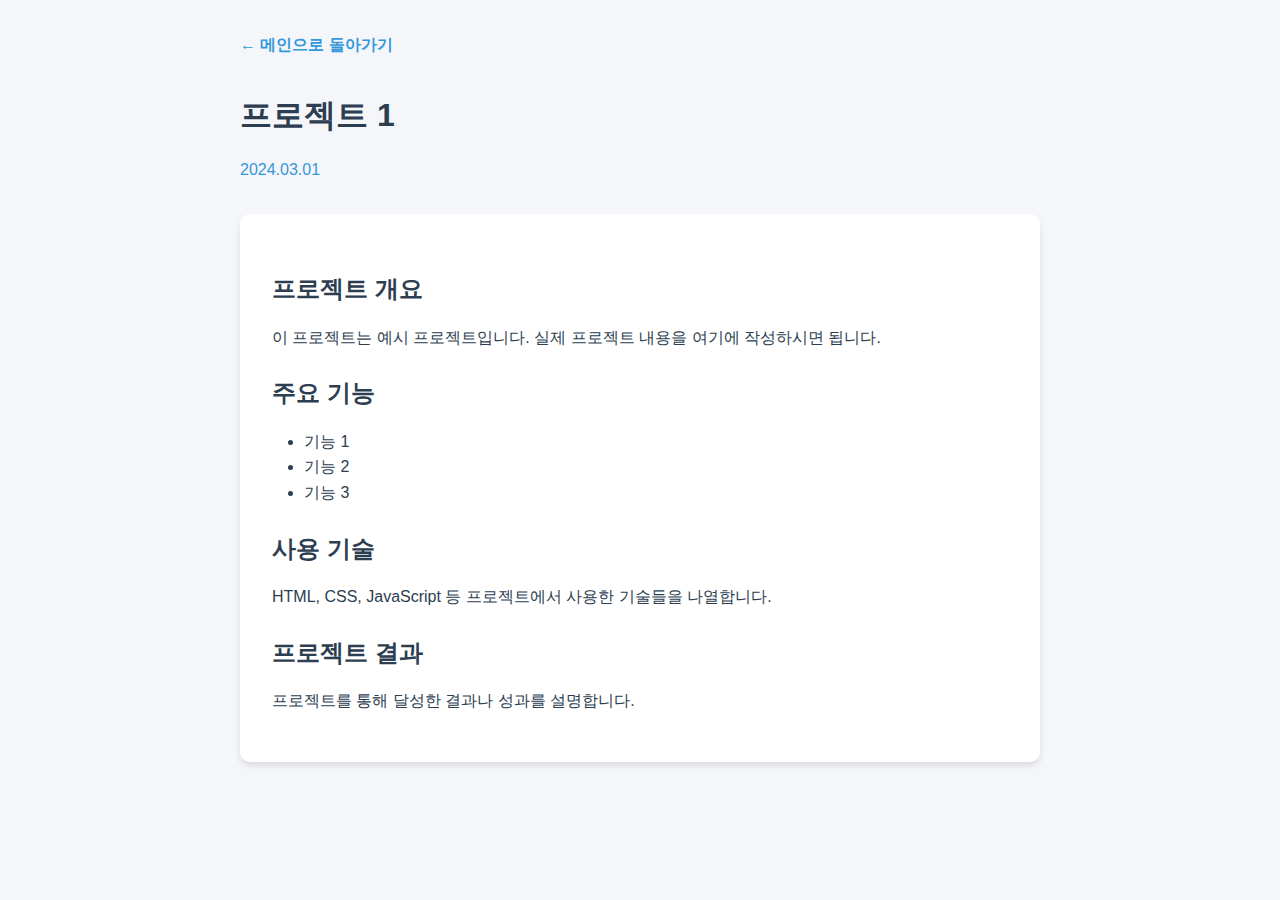
<file: projects/project1.html>
<!DOCTYPE html>
<html lang="ko">
<head>
    <meta charset="UTF-8">
    <meta name="viewport" content="width=device-width, initial-scale=1.0">
    <title>프로젝트 1</title>
    <style>
        :root {
            --primary-color: #2c3e50;
            --secondary-color: #3498db;
            --background-color: #f5f6fa;
            --text-color: #2c3e50;
            --card-background: #ffffff;
        }

        * {
            margin: 0;
            padding: 0;
            box-sizing: border-box;
        }

        body {
            font-family: 'Segoe UI', Tahoma, Geneva, Verdana, sans-serif;
            line-height: 1.6;
            color: var(--text-color);
            background-color: var(--background-color);
            padding: 2rem;
        }

        .container {
            max-width: 800px;
            margin: 0 auto;
        }

        .back-button {
            display: inline-block;
            margin-bottom: 2rem;
            color: var(--secondary-color);
            text-decoration: none;
            font-weight: bold;
        }

        .back-button:hover {
            text-decoration: underline;
        }

        .project-header {
            margin-bottom: 2rem;
        }

        .project-header h1 {
            color: var(--primary-color);
            margin-bottom: 1rem;
        }

        .project-header .date {
            color: var(--secondary-color);
            margin-bottom: 1rem;
        }

        .project-content {
            background-color: var(--card-background);
            padding: 2rem;
            border-radius: 10px;
            box-shadow: 0 4px 6px rgba(0, 0, 0, 0.1);
        }

        .project-content h2 {
            color: var(--primary-color);
            margin: 1.5rem 0 1rem;
        }

        .project-content p {
            margin-bottom: 1rem;
        }

        .project-content ul {
            margin-left: 2rem;
            margin-bottom: 1rem;
        }

        @media (max-width: 768px) {
            body {
                padding: 1rem;
            }
        }
    </style>
</head>
<body>
    <div class="container">
        <a href="../index.html" class="back-button">← 메인으로 돌아가기</a>

        <div class="project-header">
            <h1>프로젝트 1</h1>
            <p class="date">2024.03.01</p>
        </div>

        <div class="project-content">
            <h2>프로젝트 개요</h2>
            <p>이 프로젝트는 예시 프로젝트입니다. 실제 프로젝트 내용을 여기에 작성하시면 됩니다.</p>

            <h2>주요 기능</h2>
            <ul>
                <li>기능 1</li>
                <li>기능 2</li>
                <li>기능 3</li>
            </ul>

            <h2>사용 기술</h2>
            <p>HTML, CSS, JavaScript 등 프로젝트에서 사용한 기술들을 나열합니다.</p>

            <h2>프로젝트 결과</h2>
            <p>프로젝트를 통해 달성한 결과나 성과를 설명합니다.</p>
        </div>
    </div>
</body>
</html>
</file>
<file: project1/styles.css>
body {
    font-family: Arial, sans-serif;
    background-color: #f4f4f9;
    display: flex;
    justify-content: center;
    align-items: center;
    height: 100vh;
    margin: 0;
}

.container {
    background-color: white;
    padding: 20px;
    border-radius: 8px;
    box-shadow: 0 0 10px rgba(0, 0, 0, 0.1);
}

h1 {
    margin-bottom: 20px;
}

form {
    display: flex;
    flex-direction: column;
}

label {
    margin-bottom: 5px;
}

input {
    margin-bottom: 15px;
    padding: 8px;
    border: 1px solid #ccc;
    border-radius: 4px;
}

button {
    padding: 10px;
    background-color: #007bff;
    color: white;
    border: none;
    border-radius: 4px;
    cursor: pointer;
}

button:hover {
    background-color: #0056b3;
}

.player-buttons {
    display: flex;
    justify-content: space-between;
    margin-bottom: 15px;
}

.player-button {
    padding: 15px 10px;
    background-color: #f0f0f0;
    border: 2px solid #e0e0e0;
    border-radius: 8px;
    cursor: pointer;
    flex: 1;
    margin: 0 5px;
    display: flex;
    flex-direction: column;
    align-items: center;
    justify-content: center;
    gap: 8px;
    transition: all 0.3s ease;
    font-weight: bold;
}

.player-button i {
    font-size: 1.8em;
    color: #666;
}

.player-button span {
    font-size: 1em;
    color: #666;
}

.player-button:hover {
    transform: translateY(-2px);
    box-shadow: 0 4px 8px rgba(0, 0, 0, 0.1);
    background-color: #e0e0e0;
}

.player-button.active {
    background-color: #007bff;
    color: white;
    border-color: transparent;
}

.player-button.active i,
.player-button.active span {
    color: white;
}

/* Remove individual button colors */
.player-button[data-value="1"],
.player-button[data-value="2"],
.player-button[data-value="3"],
.player-button[data-value="4"] {
    background-color: #f0f0f0;
}

.player-button[data-value="1"]:hover,
.player-button[data-value="2"]:hover,
.player-button[data-value="3"]:hover,
.player-button[data-value="4"]:hover {
    background-color: #e0e0e0;
}

.player-button[data-value="1"].active,
.player-button[data-value="2"].active,
.player-button[data-value="3"].active,
.player-button[data-value="4"].active {
    background-color: #007bff;
}

.player-button:focus {
    outline: none;
    box-shadow: 0 0 0 2px rgba(0, 123, 255, 0.25);
}

.game-container {
    display: flex;
    flex-direction: row;
    gap: 20px;
    padding: 20px;
    height: 100%;
    width: 100%;
    justify-content: space-between;
}

.screen {
    position: absolute;
    top: 0;
    left: 0;
    width: 100%;
    height: 100%;
    display: flex;
    justify-content: center;
    align-items: center;
}

.hidden {
    display: none;
}

.game-screen {
    display: flex;
    flex-direction: row;
    align-items: flex-start;
    gap: 20px;
    padding: 20px;
}

.game-info-left {
    width: 300px;
    display: flex;
    flex-direction: column;
    gap: 20px;
    padding: 20px;
    background-color: white;
    border-radius: 8px;
    box-shadow: 0 2px 4px rgba(0, 0, 0, 0.1);
    height: fit-content;
}

.game-info-right {
    width: 300px;
    display: flex;
    flex-direction: column;
    gap: 20px;
    padding: 20px;
    background-color: white;
    border-radius: 8px;
    box-shadow: 0 2px 4px rgba(0, 0, 0, 0.1);
    height: fit-content;
}

.player-info {
    display: flex;
    flex-direction: column;
    gap: 10px;
}

.player-status {
    padding: 15px;
    border-radius: 8px;
    background-color: #f8f9fa;
    border: 1px solid #e0e0e0;
    display: flex;
    flex-direction: column;
    gap: 10px;
}

.player-status-header {
    display: flex;
    align-items: center;
    gap: 10px;
}

.player-piece-indicator {
    width: 20px;
    height: 20px;
    border-radius: 50%;
    border: 1px solid #333;
}

.player-piece-indicator[data-player="1"] { background-color: #FF0000; }
.player-piece-indicator[data-player="2"] { background-color: #00FF00; }
.player-piece-indicator[data-player="3"] { background-color: #0000FF; }
.player-piece-indicator[data-player="4"] { background-color: #FFFF00; }

.player-status.active {
    background-color: #e3f2fd;
    border: 2px solid #2196f3;
}

.player-owned-properties {
    display: flex;
    flex-wrap: wrap;
    gap: 10px;
    margin-top: 10px;
}

.property-thumbnail {
    width: 40px;
    height: 40px;
    border-radius: 4px;
    cursor: pointer;
    transition: transform 0.2s ease;
    border: 2px solid transparent;
    position: relative;
    overflow: hidden;
}

.property-thumbnail img {
    width: 100%;
    height: 100%;
    object-fit: cover;
}

.property-thumbnail:hover {
    transform: scale(1.1);
}

.property-thumbnail .city-name {
    position: absolute;
    top: 0;
    left: 0;
    right: 0;
    background-color: rgba(0, 0, 0, 0.7);
    color: white;
    font-size: 8px;
    padding: 1px 2px;
    white-space: nowrap;
    overflow: hidden;
    text-overflow: ellipsis;
    border-radius: 4px 4px 0 0;
}

.property-thumbnail.owned-by-player-1 { border-color: #FF0000; }
.property-thumbnail.owned-by-player-2 { border-color: #00FF00; }
.property-thumbnail.owned-by-player-3 { border-color: #0000FF; }
.property-thumbnail.owned-by-player-4 { border-color: #FFFF00; }

.property-buildings-modal {
    display: none;
    position: absolute;
    top: calc(63.6px + 42px);
    left: calc(80px + 50px);
    width: calc(50px * 12);
    height: calc(42px * 10);
    background-color: white;
    padding: 10px;
    border-radius: 8px;
    box-shadow: 0 0 20px rgba(0, 0, 0, 0.2);
    z-index: 1000;
    transform: none;
    box-sizing: border-box;
}

.property-buildings-modal.active {
    display: flex;
    flex-direction: row;
    align-items: flex-start;
    gap: 10px;
}

#modal-property-name {
    white-space: nowrap;
    margin: 0;
    padding: 5px;
    font-size: 1.2em;
    font-weight: bold;
}

.property-images-container {
    display: flex;
    flex-direction: column;
    gap: 10px;
    width: 40%;
    height: 100%;
}

.property-city-image,
.property-info-image {
    width: 100%;
    height: calc(50% - 10px);
    object-fit: contain;
    border-radius: 4px;
    box-shadow: 0 2px 4px rgba(0, 0, 0, 0.1);
}

.property-buildings-list {
    width: 60%;
    margin: 0;
    height: 100%;
    overflow-y: auto;
    padding: 5px;
}

.property-building-item {
    display: flex;
    align-items: center;
    gap: 5px;
    padding: 5px;
    border-bottom: 1px solid #eee;
    font-size: 0.9em;
}

.property-building-item:last-child {
    border-bottom: none;
}

.property-building-icon {
    width: 20px;
    height: 20px;
    display: flex;
    align-items: center;
    justify-content: center;
    font-size: 0.9em;
}

.close-modal {
    position: absolute;
    top: 5px;
    right: 5px;
    background: none;
    border: none;
    font-size: 16px;
    cursor: pointer;
    color: #666;
    z-index: 1001;
    padding: 0;
    width: 20px;
    height: 20px;
    display: flex;
    align-items: center;
    justify-content: center;
}

.close-modal:hover {
    color: #333;
}

.dice-container {
    display: flex;
    flex-direction: column;
    align-items: center;
    gap: 15px;
    margin-top: 20px;
}

.dice-button {
    padding: 10px 20px;
    background-color: #4CAF50;
    color: white;
    border: none;
    border-radius: 4px;
    cursor: pointer;
    font-size: 16px;
    transition: all 0.3s ease;
}

.dice-button:hover {
    background-color: #45a049;
}

.dice-button:disabled {
    background-color: #cccccc;
    color: #666666;
    cursor: not-allowed;
    opacity: 0.7;
}

.dice-result {
    display: flex;
    gap: 10px;
}

.dice-result span {
    width: 50px;
    height: 50px;
    background-color: white;
    border: 2px solid #333;
    border-radius: 8px;
    display: flex;
    justify-content: center;
    align-items: center;
    font-size: 24px;
    font-weight: bold;
    margin: 0 10px;
    transition: transform 0.3s ease;
}

.dice-result span.rolling {
    animation: rollDice 0.5s ease-in-out;
}

@keyframes rollDice {
    0% { transform: rotate(0deg); }
    25% { transform: rotate(90deg); }
    50% { transform: rotate(180deg); }
    75% { transform: rotate(270deg); }
    100% { transform: rotate(360deg); }
}

/* 게임판 기본 스타일 */
.game-board {
    width: auto;
    height: 500px;
    min-height: calc(63.6px * 2 + 42px * 9); /* 첫 행과 마지막 행 + 중간 9행 */
    background-color: #f8f8f8;
    border: 2px solid #333;
    position: relative;
    display: grid;
    grid-template-columns: 80px repeat(9, 50px) 80px;
    grid-template-rows: 63.6px repeat(9, 42px) 63.6px;
    min-width: calc(80px * 2 + 50px * 9);
    margin: 0 auto;
    gap: 0;
}

/* 기본 칸 스타일 */
.board-cell {
    border: 1px solid #ddd;
    display: flex;
    justify-content: center;
    align-items: center;
    position: relative;
    background-color: #fff3cd;
    opacity: 0.75;
}

/* 테두리 칸 스타일 */
.board-cell.border-cell {
    background-color: #ffffff;
    border: 1px solid #ddd;
}

/* 일반 칸 스타일 */
.board-cell:not(.border-cell) {
    background-color: transparent;
    border: none;
    opacity: 0.75;
}

/* 이미지 회전을 위한 기본 스타일 */
.board-cell::before {
    content: '';
    position: absolute;
    top: 0;
    width: 100%;
    height: 100%;
    background-size: contain;
    background-repeat: no-repeat;
    background-position: center;
    opacity: 0.75;
}

/* 180도 회전 (1-10) */
.board-cell:nth-child(2)::before,
.board-cell:nth-child(3)::before,
.board-cell:nth-child(4)::before,
.board-cell:nth-child(5)::before,
.board-cell:nth-child(6)::before,
.board-cell:nth-child(7)::before,
.board-cell:nth-child(8)::before,
.board-cell:nth-child(9)::before,
.board-cell:nth-child(10)::before,
.board-cell:nth-child(11)::before {
    transform: rotate(180deg);
}

/* 90도 회전 (0, 11, 22, 33, 44, 55, 66, 77, 88, 99) */
.board-cell:nth-child(1)::before {
    height: 80px;
    top: 50%;
    transform: translateY(-50%) rotate(90deg);
}

/* 90도 회전 (0, 11, 22, 33, 44, 55, 66, 77, 88, 99) */
.board-cell:nth-child(12)::before,
.board-cell:nth-child(23)::before,
.board-cell:nth-child(34)::before,
.board-cell:nth-child(45)::before,
.board-cell:nth-child(56)::before,
.board-cell:nth-child(67)::before,
.board-cell:nth-child(78)::before,
.board-cell:nth-child(89)::before,
.board-cell:nth-child(100)::before {
    height: 80px;
    width: 42px;
    top: 50%;
    transform: translateY(-50%) rotate(90deg);
}

/* 270도 회전 (21, 32, 43, 54, 65, 76, 87, 98, 109) */
.board-cell:nth-child(22)::before,
.board-cell:nth-child(33)::before,
.board-cell:nth-child(44)::before,
.board-cell:nth-child(55)::before,
.board-cell:nth-child(66)::before,
.board-cell:nth-child(77)::before,
.board-cell:nth-child(88)::before,
.board-cell:nth-child(99)::before,
.board-cell:nth-child(110)::before {
    height: 80px;
    width: 42px;
    top: 50%;
    transform: translateY(-50%) rotate(270deg);
}

/* 특수 칸 스타일 */
.board-cell.start::before { background-image: url('images/start.jpg'); }
.board-cell.lasvegas::before { background-image: url('images/lasvegas.jpg'); }
.board-cell.corner-jump::before { background-image: url('images/corner_jump.jpg'); }
.board-cell.special1::before { background-image: url('images/special1.jpg'); }
.board-cell.special2::before { background-image: url('images/special2.jpg'); }
.board-cell.birthday::before { background-image: url('images/birthday.jpg'); }
.board-cell.pay-birthday::before { background-image: url('images/pay_birthday.jpg'); }

/* 도시 칸 스타일 */
.board-cell.muindo::before { background-image: url('images/muindo.jpg'); }
.board-cell.stockholm::before { background-image: url('images/stockholm.jpg'); }
.board-cell.paris::before { background-image: url('images/paris.jpg'); }
.board-cell.copenhagen::before { background-image: url('images/copenhagen.jpg'); }
.board-cell.rome::before { background-image: url('images/rome.jpg'); }
.board-cell.london::before { background-image: url('images/london.jpg'); }
.board-cell.beijing::before { background-image: url('images/beijing.jpg'); }
.board-cell.singapore::before { background-image: url('images/singapore.jpg'); }
.board-cell.bangkok::before { background-image: url('images/bangkok.jpg'); }
.board-cell.moscow::before { background-image: url('images/moscow.jpg'); }
.board-cell.berlin::before { background-image: url('images/berlin.jpg'); }
.board-cell.hawaii::before { background-image: url('images/hawaii.jpg'); }
.board-cell.hongkong::before { background-image: url('images/hongkong.jpg'); }
.board-cell.tokyo::before { background-image: url('images/tokyo.jpg'); }
.board-cell.washington::before { background-image: url('images/washington.jpg'); }
.board-cell.tripoli::before { background-image: url('images/tripoli.jpg'); }
.board-cell.warszawa::before { background-image: url('images/warszawa.jpg'); }
.board-cell.cairo::before { background-image: url('images/cairo.jpg'); }
.board-cell.guam::before { background-image: url('images/guam.jpg'); }
.board-cell.mexico-city::before { background-image: url('images/mexico_city.jpg'); }
.board-cell.brasilia::before { background-image: url('images/brasilia.jpg'); }
.board-cell.santiago::before { background-image: url('images/santiago.jpg'); }
.board-cell.helsinki::before { background-image: url('images/helsinki.jpg'); }
.board-cell.saipan::before { background-image: url('images/saipan.jpg'); }
.board-cell.dokdo::before { background-image: url('images/dokdo.jpg'); }
.board-cell.new-york::before { background-image: url('images/new_york.jpg'); }
.board-cell.busan::before { background-image: url('images/busan.jpg'); }
.board-cell.seoul::before { background-image: url('images/seoul.jpg'); }

/* 플레이어 말 스타일 */
.player-piece {
    width: 20px;
    height: 20px;
    border-radius: 50%;
    position: absolute;
    z-index: 1;
    transition: all 0.5s ease;
    box-shadow: 0 2px 4px rgba(0, 0, 0, 0.2);
}

.player-piece[data-player="1"] { background-color: #FF0000; }
.player-piece[data-player="2"] { background-color: #00FF00; }
.player-piece[data-player="3"] { background-color: #0000FF; }
.player-piece[data-player="4"] { background-color: #FFFF00; }

/* 주사위 관련 스타일 */
.dice {
    width: 50px;
    height: 50px;
    background-color: white;
    border: 2px solid #333;
    border-radius: 8px;
    display: flex;
    justify-content: center;
    align-items: center;
    font-size: 24px;
    font-weight: bold;
    margin: 0 10px;
    transition: transform 0.3s ease;
}

.dice.rolling {
    animation: rollDice 0.5s ease-in-out;
}

@keyframes rollDice {
    0% { transform: rotate(0deg); }
    25% { transform: rotate(90deg); }
    50% { transform: rotate(180deg); }
    75% { transform: rotate(270deg); }
    100% { transform: rotate(360deg); }
}

/* 말 이동 애니메이션 */
@keyframes movePiece {
    0% { transform: scale(1); }
    50% { transform: scale(1.2); }
    100% { transform: scale(1); }
}

.player-piece.moving {
    animation: movePiece 0.3s ease-in-out;
}

.city-info {
    margin-top: 20px;
    padding: 15px;
    background-color: #f8f9fa;
    border-radius: 8px;
    border: 1px solid #e0e0e0;
}

.city-info h3 {
    margin: 0 0 10px 0;
    color: #333;
    font-size: 1.2em;
}

#city-name {
    font-size: 1.5em;
    font-weight: bold;
    color: #007bff;
    margin-bottom: 10px;
}

#city-description {
    margin-bottom: 15px;
    color: #666;
    line-height: 1.4;
}

#city-price, #city-rent {
    font-weight: bold;
    color: #333;
    margin-bottom: 5px;
}

.current-location {
    background-color: #f8f9fa;
    padding: 20px;
    border-radius: 8px;
    box-shadow: 0 2px 4px rgba(0, 0, 0, 0.1);
    min-height: 300px;
}

.location-image {
    width: 100%;
    height: auto;
    min-height: 200px;
    background-size: contain;
    background-position: center;
    background-repeat: no-repeat;
    border-radius: 4px;
    margin-bottom: 15px;
    background-color: #fff3cd;
    box-shadow: 0 2px 4px rgba(0, 0, 0, 0.1);
    display: block;
    aspect-ratio: 16/9;
}

.location-image[style*="display: none"] {
    height: 0;
    min-height: 0;
    margin: 0;
    padding: 0;
    border: none;
}

.location-details {
    font-size: 14px;
    line-height: 1.6;
    margin-top: 15px;
}

.location-details p {
    margin: 5px 0;
}

.location-details span {
    font-weight: bold;
    color: #333;
}

.property-actions {
    margin-top: 20px;
    display: flex;
    flex-direction: column;
    gap: 10px;
}

.action-button {
    padding: 10px 20px;
    background-color: #4CAF50;
    color: white;
    border: none;
    border-radius: 4px;
    cursor: pointer;
    font-size: 14px;
    transition: background-color 0.3s;
}

.action-button:hover {
    background-color: #45a049;
}

.action-button:disabled {
    background-color: #cccccc;
    cursor: not-allowed;
}

.building-actions {
    display: flex;
    gap: 10px;
}

#build-hotel {
    background-color: #f44336;
}

#build-hotel:hover {
    background-color: #d32f2f;
}

#build-hotel:disabled {
    background-color: #cccccc;
}

.property-info {
    margin-top: 10px;
    padding: 10px;
    background-color: #f8f9fa;
    border-radius: 4px;
    font-size: 14px;
}

.property-info p {
    margin: 5px 0;
}

/* 선택 가능한 칸 스타일 */
.board-cell.selectable {
    cursor: pointer;
    position: relative;
    z-index: 200;
}

.board-cell.selectable::after {
    content: '';
    position: absolute;
    top: 0;
    left: 0;
    width: 100%;
    height: 100%;
    background-color: rgba(0, 123, 255, 0.2);
    border: 2px solid #007bff;
    border-radius: 4px;
    animation: pulse 1.5s infinite;
    pointer-events: none;
}

@keyframes pulse {
    0% { transform: scale(1); }
    50% { transform: scale(1.05); }
    100% { transform: scale(1); }
}

/* 점프 선택 모드 오버레이 */
.jump-selection-overlay {
    position: fixed;
    top: 0;
    left: 0;
    width: 100%;
    height: 100%;
    background-color: rgba(0, 0, 0, 0.5);
    display: flex;
    justify-content: center;
    align-items: center;
    z-index: 100;
    pointer-events: none;
}

.jump-selection-message {
    background-color: white;
    padding: 20px;
    border-radius: 8px;
    text-align: center;
    box-shadow: 0 2px 10px rgba(0, 0, 0, 0.2);
    pointer-events: none;
    position: absolute;
    top: 50%;
    left: 50%;
    transform: translate(-50%, -50%);
    width: 300px;
}

.addition-problem-overlay {
    position: absolute;
    top: 0;
    left: 0;
    width: 100%;
    height: 100%;
    background-color: rgba(0, 0, 0, 0.7);
    display: none;
    justify-content: center;
    align-items: center;
    z-index: 1000;
}

.addition-problem-overlay:not(.hidden) {
    display: flex;
}

.addition-problem {
    background-color: #f8f9fa;
    padding: 40px;
    border-radius: 15px;
    box-shadow: 0 0 20px rgba(0, 0, 0, 0.3);
    text-align: center;
    min-width: 400px;
}

.problem-text {
    font-size: 48px;
    margin-bottom: 30px;
    color: #333;
    font-weight: bold;
}

.problem-text span {
    display: inline-block;
    min-width: 50px;
    text-align: center;
}

#answer-input {
    border-bottom: 3px solid #4CAF50;
    min-width: 50px;
    display: inline-block;
    text-align: center;
    font-size: 48px;
    margin: 0 10px;
    color: #333;
}

.number-buttons {
    display: grid;
    grid-template-columns: repeat(3, 1fr);
    gap: 15px;
    max-width: 300px;
    margin: 0 auto 30px;
}

.number-button {
    padding: 20px;
    font-size: 24px;
    background-color: #ffffff;
    border: 2px solid #4CAF50;
    border-radius: 10px;
    cursor: pointer;
    transition: all 0.3s ease;
    color: #333;
    font-weight: bold;
}

.number-button:hover {
    background-color: #4CAF50;
    color: white;
    transform: scale(1.05);
    box-shadow: 0 4px 8px rgba(0, 0, 0, 0.2);
}

.number-button:active {
    background-color: #45a049;
    transform: scale(0.95);
}

.number-button.clear {
    background-color: #ff6b6b;
    color: white;
    border-color: #ff6b6b;
}

.number-button.clear:hover {
    background-color: #ff5252;
    border-color: #ff5252;
}

.submit-button {
    padding: 15px 40px;
    font-size: 24px;
    background-color: #4CAF50;
    color: white;
    border: none;
    border-radius: 10px;
    cursor: pointer;
    transition: all 0.3s ease;
    font-weight: bold;
}

.submit-button:hover {
    background-color: #45a049;
    transform: scale(1.05);
    box-shadow: 0 4px 8px rgba(0, 0, 0, 0.2);
}

.submit-button:active {
    transform: scale(0.95);
}

.dev-mode-label {
    display: flex;
    align-items: center;
    gap: 10px;
    cursor: pointer;
}

.dev-mode-label input[type="checkbox"] {
    width: 20px;
    height: 20px;
    cursor: pointer;
}

#dev-dice-input {
    margin-top: 10px;
}

.dev-dice-controls {
    display: flex;
    gap: 10px;
    align-items: center;
    justify-content: center;
}

.dev-dice-controls input[type="number"] {
    width: 50px;
    height: 30px;
    text-align: center;
    font-size: 16px;
}

#dev-roll-dice {
    padding: 5px 10px;
    background-color: #4CAF50;
    color: white;
    border: none;
    border-radius: 4px;
    cursor: pointer;
}

#dev-roll-dice:hover {
    background-color: #45a049;
}

/* 플레이어 소유 땅 테두리 스타일 */
.board-cell.owned-by-player-1 {
    border: 3px solid #FF0000;
    box-shadow: 0 0 5px #FF0000;
}

.board-cell.owned-by-player-2 {
    border: 3px solid #00FF00;
    box-shadow: 0 0 5px #00FF00;
}

.board-cell.owned-by-player-3 {
    border: 3px solid #0000FF;
    box-shadow: 0 0 5px #0000FF;
}

.board-cell.owned-by-player-4 {
    border: 3px solid #FFFF00;
    box-shadow: 0 0 5px #FFFF00;
}

.property-images-container {
    display: flex;
    gap: 10px;
    margin-bottom: 15px;
    padding: 10px;
    background-color: #f8f9fa;
    border-radius: 4px;
}

.property-city-image,
.property-info-image {
    width: auto;
    height: 100px;
    object-fit: contain;
    border-radius: 4px;
    box-shadow: 0 2px 4px rgba(0, 0, 0, 0.1);
}

/* 생일 파티 기금 표시 스타일 */
.birthday-fund-display {
    position: absolute;
    bottom: 5px;
    right: 5px;
    background-color: rgba(255, 255, 255, 0.8);
    padding: 2px 5px;
    border-radius: 3px;
    font-size: 10px;
    color: #333;
    display: none;
}

.birthday-fund-display.visible {
    display: block;
}

/* 스페셜 카드 컨테이너 */
#special-cards-container {
    position: fixed;
    bottom: 0;
    left: 0;
    width: 100%;
    z-index: 1000;
}

.special-cards-header {
    display: flex;
    justify-content: flex-end;
    padding: 10px;
    background-color: rgba(255, 255, 255, 0.9);
}

.toggle-button {
    background-color: #4CAF50;
    color: white;
    border: none;
    padding: 8px 16px;
    border-radius: 4px;
    cursor: pointer;
    font-size: 14px;
    display: flex;
    align-items: center;
    gap: 8px;
    transition: background-color 0.3s;
    margin-left: auto; /* 우측 정렬을 위해 추가 */
}

.toggle-button:hover {
    background-color: #45a049;
}

.toggle-button i {
    transition: transform 0.3s;
}

.toggle-button.active i {
    transform: rotate(180deg);
}

.special-cards-list {
    background-color: rgba(255, 255, 255, 0.95);
    padding: 10px;
    max-height: 400px;
    overflow-y: auto;
    border-radius: 4px 4px 0 0;
    box-shadow: 0 -2px 10px rgba(0, 0, 0, 0.1);
}

.special-cards-list.hidden {
    display: none;
}

.special-cards-list {
    display: flex;
    overflow-x: auto;
    gap: 10px;
    padding: 10px;
}

.special-card {
    flex: 0 0 auto;
    width: 80px;
    cursor: pointer;
    transition: transform 0.2s;
    position: relative;
}

.special-card:hover {
    transform: translateY(-5px);
}

.special-card img {
    width: 100%;
    height: auto;
    border-radius: 5px;
    box-shadow: 0 2px 5px rgba(0, 0, 0, 0.2);
}

.special-card .card-name {
    position: absolute;
    bottom: 0;
    left: 0;
    right: 0;
    background-color: rgba(0, 0, 0, 0.7);
    color: white;
    font-size: 10px;
    padding: 2px 4px;
    text-align: center;
    border-radius: 0 0 5px 5px;
    white-space: nowrap;
    overflow: hidden;
    text-overflow: ellipsis;
}

/* 모달 스타일 */
.modal {
    display: none;
    position: fixed;
    z-index: 1000;
    left: 0;
    top: 0;
    width: 100%;
    height: 100%;
    background-color: rgba(0, 0, 0, 0.9);
}

.modal-content {
    margin: auto;
    display: block;
    max-width: 80%;
    max-height: 80vh;
    margin-top: 50px;
}

.close-modal {
    position: absolute;
    right: 25px;
    top: 10px;
    color: #f1f1f1;
    font-size: 35px;
    font-weight: bold;
    cursor: pointer;
}

#modal-caption {
    margin: auto;
    display: block;
    width: 80%;
    text-align: center;
    color: white;
    padding: 10px 0;
    height: 150px;
}
</file>
